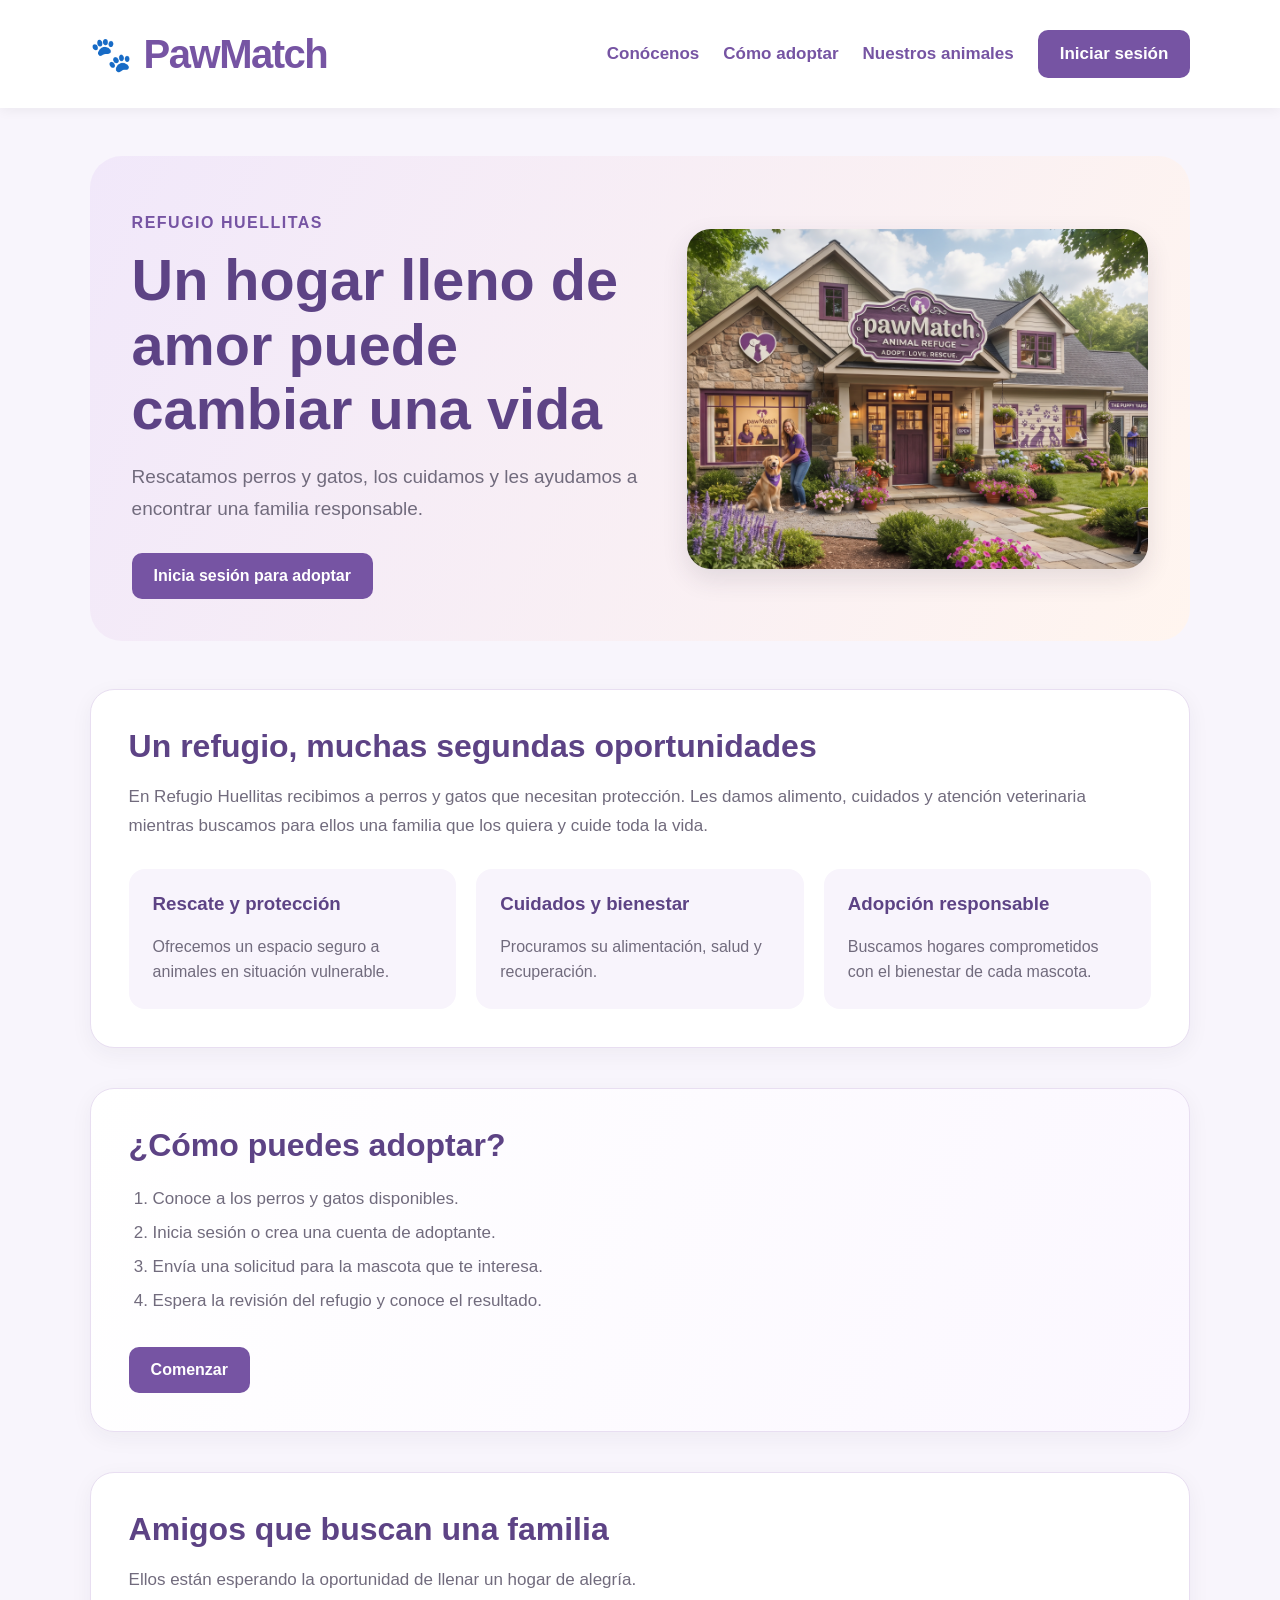
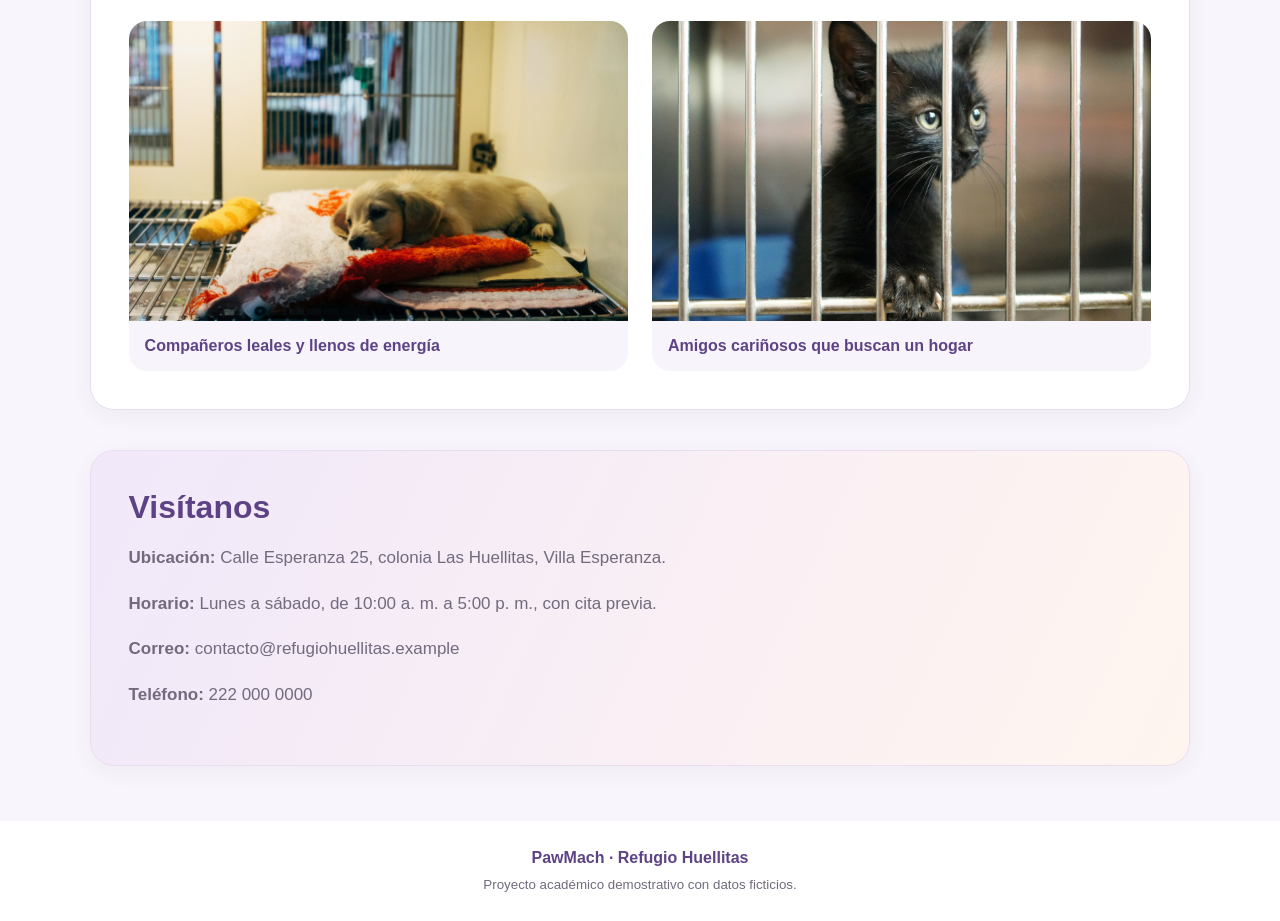
<file: frontend/index.html>
<!DOCTYPE html>
<html lang="es">
<head>
    <meta charset="UTF-8">
    <meta name="viewport" content="width=device-width, initial-scale=1.0">
    <title>PawMatch | Refugio Huellitas</title>
    <link rel="stylesheet" href="css/inicio.css">
</head>

<body>
    <header class="encabezado">
        <a class="marca" href="index.html" aria-label="PawMach, inicio">
            <span aria-hidden="true">🐾</span>
            <span>PawMatch</span>
        </a>

        <nav aria-label="Navegación principal">
            <a href="#conocenos">Conócenos</a>
            <a href="#adopcion">Cómo adoptar</a>
            <a href="#galeria">Nuestros animales</a>
            <a class="boton-login" href="login.html">Iniciar sesión</a>
        </nav>
    </header>

    <main>
        <section class="portada">
            <div class="portada-texto">
                <p class="etiqueta">Refugio Huellitas</p>
                <h1>Un hogar lleno de amor puede cambiar una vida</h1>
                <p>
                    Rescatamos perros y gatos, los cuidamos y les ayudamos
                    a encontrar una familia responsable.
                </p>
                <a class="boton-principal" href="login.html">
                    Inicia sesión para adoptar
                </a>
            </div>

            <img
                class="portada-imagen"
                src="img/refugio-portada.jpg"
                alt="Perro y gato rescatados en el refugio"
            >
        </section>

        <section class="seccion" id="conocenos">
            <h2>Un refugio, muchas segundas oportunidades</h2>
            <p>
                En Refugio Huellitas recibimos a perros y gatos que necesitan
                protección. Les damos alimento, cuidados y atención veterinaria
                mientras buscamos para ellos una familia que los quiera y cuide
                toda la vida.
            </p>

            <div class="tarjetas-info">
                <article>
                    <h3>Rescate y protección</h3>
                    <p>Ofrecemos un espacio seguro a animales en situación vulnerable.</p>
                </article>

                <article>
                    <h3>Cuidados y bienestar</h3>
                    <p>Procuramos su alimentación, salud y recuperación.</p>
                </article>

                <article>
                    <h3>Adopción responsable</h3>
                    <p>Buscamos hogares comprometidos con el bienestar de cada mascota.</p>
                </article>
            </div>
        </section>

        <section class="seccion seccion-adopcion" id="adopcion">
            <h2>¿Cómo puedes adoptar?</h2>
            <ol>
                <li>Conoce a los perros y gatos disponibles.</li>
                <li>Inicia sesión o crea una cuenta de adoptante.</li>
                <li>Envía una solicitud para la mascota que te interesa.</li>
                <li>Espera la revisión del refugio y conoce el resultado.</li>
            </ol>
            <a class="boton-principal" href="login.html">Comenzar</a>
        </section>

        <section class="seccion" id="galeria">
            <h2>Amigos que buscan una familia</h2>
            <p>Ellos están esperando la oportunidad de llenar un hogar de alegría.</p>

            <div class="galeria">
                <figure>
                    <img src="img/perro-1.jpg" alt="Perro rescatado en adopción">
                    <figcaption>Compañeros leales y llenos de energía</figcaption>
                </figure>

                <figure>
                    <img src="img/gato-1.jpg" alt="Gato rescatado en adopción">
                    <figcaption>Amigos cariñosos que buscan un hogar</figcaption>
                </figure>
            </div>
        </section>

        <section class="seccion contacto" id="contacto">
            <h2>Visítanos</h2>
            <p><strong>Ubicación:</strong> Calle Esperanza 25, colonia Las Huellitas, Villa Esperanza.</p>
            <p><strong>Horario:</strong> Lunes a sábado, de 10:00 a. m. a 5:00 p. m., con cita previa.</p>
            <p><strong>Correo:</strong> contacto@refugiohuellitas.example</p>
            <p><strong>Teléfono:</strong> 222 000 0000</p>
        </section>
    </main>

    <footer>
        <p>PawMach · Refugio Huellitas</p>
        <small>Proyecto académico demostrativo con datos ficticios.</small>
    </footer>
</body>
</html>
</file>
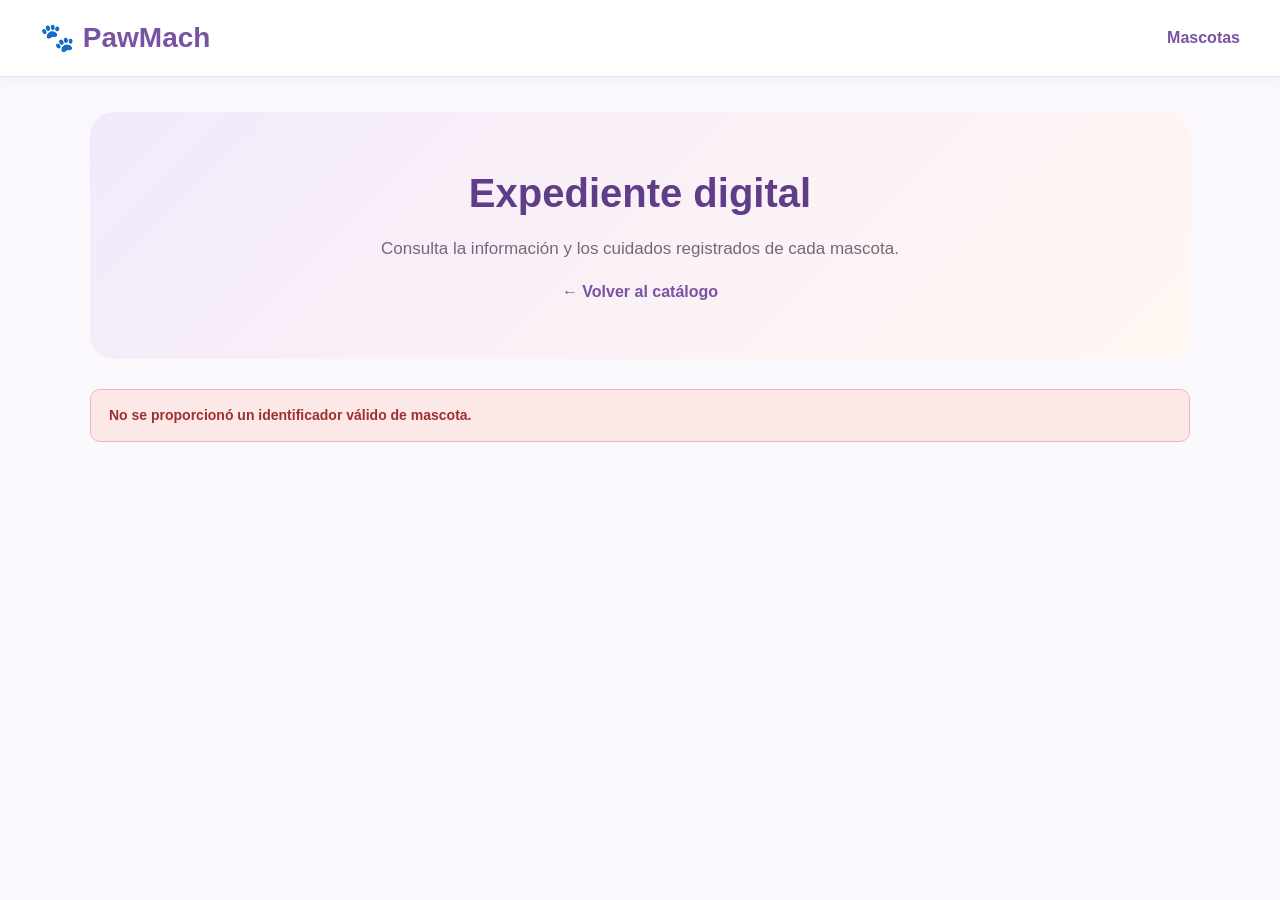
<file: frontend/expedientes.html>
<!DOCTYPE html>
<html lang="es">

<head>
    <meta charset="UTF-8">
    <meta name="viewport" content="width=device-width, initial-scale=1.0">

    <title>PawMach | Expediente digital</title>

    <!-- Estilos de la página -->
    <link rel="stylesheet" href="css/mascotas.css">
    <link rel="stylesheet" href="css/expedientes.css">

    <!-- Funcionalidades del expediente -->
    <script src="js/expedientes.js" defer></script>
</head>

<body>

    <!-- =========================================
         1. ENCABEZADO
    ========================================= -->

    <header class="encabezado">
        <h1>🐾 PawMach</h1>

        <nav aria-label="Navegación principal">
            <a href="mascotas.html">Mascotas</a>
        </nav>
    </header>

    <main class="pagina-expediente">

        <!-- =========================================
             2. ENCABEZADO DEL EXPEDIENTE
        ========================================= -->

        <section class="bienvenida">
            <h2>Expediente digital</h2>

            <p>
                Consulta la información y los cuidados
                registrados de cada mascota.
            </p>

            <a href="mascotas.html" class="enlace-volver">
                ← Volver al catálogo
            </a>
        </section>

        <!-- Mensajes generales -->
        <p id="mensaje-expediente" role="status" aria-live="polite"></p>

        <!-- =========================================
             3. INFORMACIÓN DE LA MASCOTA
        ========================================= -->

        <section class="tarjeta-expediente" id="seccion-mascota" hidden>

            <h2>Información de la mascota</h2>

            <div class="perfil-mascota">

                <!-- Fotografía o imagen alternativa -->
                <div class="foto-perfil-expediente">

                    <img
                        id="expediente-imagen"
                        alt="Fotografía de la mascota"
                        hidden
                    >

                    <div id="expediente-imagen-alternativa" hidden>
                        <span aria-hidden="true">🐾</span>
                        <p>Fotografía no disponible</p>
                    </div>

                </div>

                <!-- Datos generales -->
                <div class="datos-perfil-expediente">

                    <h3 id="expediente-nombre">Mascota</h3>

                    <span id="expediente-estado"></span>

                    <dl class="lista-datos-mascota">
                        <div>
                            <dt>Especie</dt>
                            <dd id="expediente-especie">—</dd>
                        </div>

                        <div>
                            <dt>Raza</dt>
                            <dd id="expediente-raza">—</dd>
                        </div>

                        <div>
                            <dt>Sexo</dt>
                            <dd id="expediente-sexo">—</dd>
                        </div>

                        <div>
                            <dt>Tamaño</dt>
                            <dd id="expediente-tamano">—</dd>
                        </div>

                        <div>
                            <dt>Fecha de nacimiento estimada</dt>
                            <dd id="expediente-nacimiento">—</dd>
                        </div>
                    </dl>

                </div>
            </div>

        </section>

        <!-- =========================================
             4. EXPEDIENTE DIGITAL
        ========================================= -->

        <section class="tarjeta-expediente" id="seccion-expediente" hidden>

            <div class="encabezado-seccion-expediente">
                <div>
                    <h2>Observaciones generales</h2>
                    <p id="expediente-fecha">Fecha de creación: —</p>
                </div>

                <button
                    type="button"
                    id="boton-editar-expediente"
                    class="boton-secundario"
                    hidden
                >
                    Editar observaciones
                </button>
            </div>

            <!-- Observaciones existentes -->
            <p id="expediente-observaciones"></p>

            <!-- Formulario para crear o editar -->
            <form id="form-expediente" hidden>

                <div class="campo-formulario">
                    <label for="observaciones-generales">
                        Observaciones generales
                    </label>

                    <textarea
                        id="observaciones-generales"
                        name="observacionesGenerales"
                        rows="5"
                        maxlength="3000"
                        placeholder="Describe los cuidados, necesidades o características importantes de la mascota..."
                    ></textarea>
                </div>

                <div class="acciones-formulario">
                    <button type="submit" id="boton-guardar-expediente">
                        Guardar expediente
                    </button>

                    <button
                        type="button"
                        id="boton-cancelar-expediente"
                        class="boton-secundario"
                        hidden
                    >
                        Cancelar
                    </button>
                </div>

            </form>

            <p id="mensaje-formulario-expediente"
               role="status"
               aria-live="polite"></p>

        </section>

        <!-- =========================================
             5. HISTORIAL DE SEGUIMIENTO
        ========================================= -->

        <section class="tarjeta-expediente" id="seccion-seguimiento" hidden>

            <h2>Historial de seguimiento</h2>

            <p class="texto-secundario">
                Aquí se mostrarán las vacunas, consultas veterinarias,
                desparasitaciones y otros registros de la mascota.
            </p>

<!-- Acciones del historial: solo para administradores -->
<div class="acciones-seguimiento">
    <button
        type="button"
        id="boton-agregar-seguimiento"
        class="boton-agregar-seguimiento"
        hidden
    >
        + Agregar registro
    </button>
</div>

<!-- Formulario para registrar eventos -->
<form id="form-seguimiento" class="form-seguimiento" hidden>

    <h3>Registrar evento de seguimiento</h3>

    <div class="grid-form-seguimiento">

        <div class="campo-seguimiento">
            <label for="seguimiento-tipo">Tipo de evento *</label>
            <select id="seguimiento-tipo" required>
                <option value="">Selecciona un tipo</option>
                <option value="VACUNA">Vacuna</option>
                <option value="CONSULTA">Consulta veterinaria</option>
                <option value="DESPARASITACION">Desparasitación</option>
                <option value="REVISION">Revisión general</option>
                <option value="OTRO">Otro evento</option>
            </select>
        </div>

        <div class="campo-seguimiento">
            <label for="seguimiento-nombre">Nombre del evento *</label>
            <input
                type="text"
                id="seguimiento-nombre"
                maxlength="120"
                placeholder="Ej. Vacuna antirrábica"
                required
            >
        </div>

        <div class="campo-seguimiento">
            <label for="seguimiento-fecha">Fecha del evento *</label>
            <input type="date" id="seguimiento-fecha" required>
        </div>

        <div class="campo-seguimiento">
            <label for="seguimiento-proxima">Próxima fecha</label>
            <input type="date" id="seguimiento-proxima">
        </div>

        <div class="campo-seguimiento">
            <label for="seguimiento-peso">Peso (kg)</label>
            <input
                type="number"
                id="seguimiento-peso"
                min="0.01"
                max="999.99"
                step="0.01"
                placeholder="Ej. 8.50"
            >
        </div>

        <div class="campo-seguimiento">
            <label for="seguimiento-veterinario">Veterinario responsable</label>
            <input
                type="text"
                id="seguimiento-veterinario"
                maxlength="120"
                placeholder="Ej. Dra. Martínez"
            >
        </div>

        <div class="campo-seguimiento campo-completo">
            <label for="seguimiento-descripcion">Descripción u observaciones</label>
            <textarea
                id="seguimiento-descripcion"
                rows="4"
                placeholder="Describe los cuidados, tratamiento o indicaciones..."
            ></textarea>
        </div>

    </div>

    <div class="acciones-formulario">
        <button type="submit" id="boton-guardar-seguimiento">
            Guardar registro
        </button>

        <button
            type="button"
            id="boton-cancelar-seguimiento"
            class="boton-secundario"
        >
            Cancelar
        </button>
    </div>

</form>

<p id="mensaje-seguimiento" role="status" aria-live="polite"></p>
            
            <div id="contenido-seguimiento">
                
                <!-- Aquí aparecerán los registros obtenidos desde MySQL -->
                 <div id="lista-seguimiento"></div>
                 <!-- Mensaje cuando todavía no existen registros -->
                  <div
                  id="estado-vacio-seguimiento"
                  class="estado-vacio-seguimiento"
                  hidden
                  >
                  <span aria-hidden="true">📋</span>
                  <p>Aún no hay registros de seguimiento disponibles.</p>
                  <small>Las vacunas, consultas y otros eventos aparecerán aquí cuando sean registrados.</small>
                </div>
            </div>

        </section>

    </main>

</body>
</html>
</file>
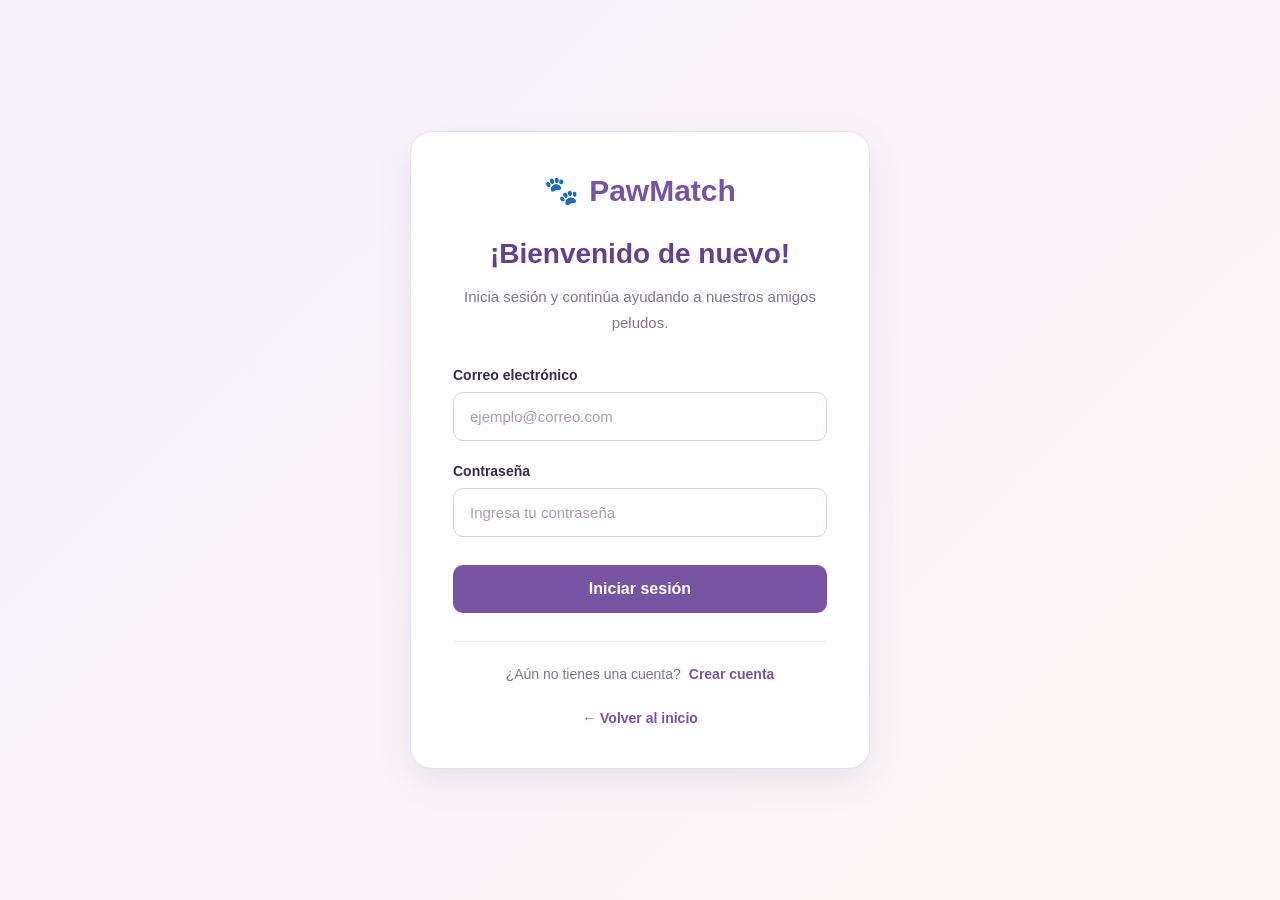
<file: frontend/login.html>
<!DOCTYPE html>
<html lang="es">

<head>
    <meta charset="UTF-8">
    <meta name="viewport" content="width=device-width, initial-scale=1.0">

    <title>Iniciar sesión | PawMatch</title>

    <!-- Estilos del inicio de sesión -->
    <link rel="stylesheet" href="css/login.css">

    <!-- Lógica original del login -->
    <script src="js/login.js" defer></script>
</head>

<body>

    <main class="pagina-login">

        <section class="tarjeta-login">

            <!-- Encabezado -->
            <div class="encabezado-login">
                <a href="index.html" class="logo-login">
                    <span aria-hidden="true">🐾</span>
                    PawMatch
                </a>

                <h1>¡Bienvenido de nuevo!</h1>

                <p>
                    Inicia sesión y continúa ayudando
                    a nuestros amigos peludos.
                </p>
            </div>

            <!-- Formulario -->
            <form id="form-login">

                <div class="campo-login">
                    <label for="correo">Correo electrónico</label>

                    <input
                        type="email"
                        id="correo"
                        name="correo"
                        placeholder="ejemplo@correo.com"
                        autocomplete="username"
                        required
                    >
                </div>

                <div class="campo-login">
                    <label for="contrasena">Contraseña</label>

                    <input
                        type="password"
                        id="contrasena"
                        name="contrasena"
                        placeholder="Ingresa tu contraseña"
                        autocomplete="current-password"
                        required
                    >
                </div>

                <button type="submit" class="boton-login">
                    Iniciar sesión
                </button>

            </form>

            <!-- Mensajes -->
            <p
                id="mensaje-login"
                class="mensaje-login"
                role="status"
                aria-live="polite"
            ></p>

            <!-- Registro -->
            <div class="registro-login">
                <p>¿Aún no tienes una cuenta?</p>

                <a href="registro.html" class="enlace-registro">
                    Crear cuenta
                </a>
            </div>

            <!-- Regresar a la portada -->
            <a href="index.html" class="volver-inicio">
                ← Volver al inicio
            </a>

        </section>

    </main>

</body>
</html>
</file>
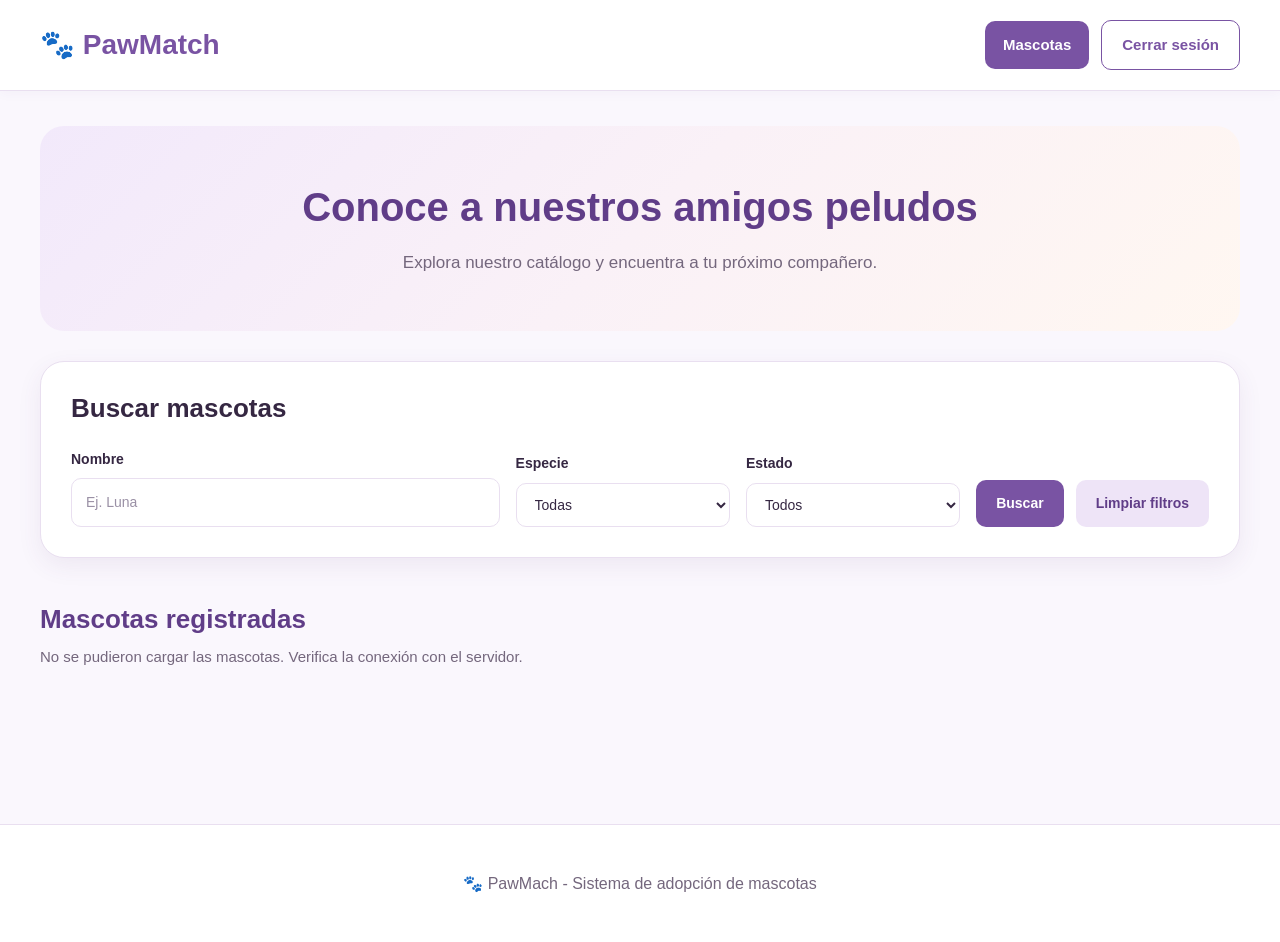
<file: frontend/mascotas.html>
<!DOCTYPE html>
<html lang="es">

<head>
    <meta charset="UTF-8">
    <meta name="viewport" content="width=device-width, initial-scale=1.0">

    <title>PawMach | Catálogo de mascotas</title>

    <!-- Estilos de la página -->
    <link rel="stylesheet" href="css/mascotas.css">
    <link rel="stylesheet" href="css/navegacion.css">

    <!-- Funcionalidades del catálogo -->
    <script src="js/mascotas.js" defer></script>
    <script src="js/navegacion.js" defer></script>
</head>

<body>

    <!-- =========================================
         1. ENCABEZADO
    ========================================= -->

<header class="encabezado">
    <h1>🐾 PawMatch</h1>

    <nav class="nav-unificada" aria-label="Navegación principal">

        <a href="mascotas.html" class="nav-enlace">
            Mascotas
        </a>

        <a
            id="link-mis-solicitudes"
            href="solicitudes.html"
            class="nav-enlace"
            hidden
        >
            Solicitudes
        </a>

        <a
            id="enlace-usuarios"
            href="usuarios.html"
            class="nav-enlace"
            hidden
        >
            Usuarios
        </a>

        <button
            id="cerrar-sesion"
            type="button"
            class="nav-cerrar-sesion"
        >
            Cerrar sesión
        </button>

    </nav>
</header>

    <main>

        <!-- =========================================
             2. BIENVENIDA
        ========================================= -->

        <section class="bienvenida">
            <h2>Conoce a nuestros amigos peludos</h2>

            <p>
                Explora nuestro catálogo y encuentra
                a tu próximo compañero.
            </p>
        </section>


        <!-- =========================================
             3. FILTROS DE BÚSQUEDA
        ========================================= -->

        <section class="filtros">
            <h2>Buscar mascotas</h2>

            <form id="form-filtros" class="formulario-grid">

                <!-- Buscar por nombre -->
                <div class="campo-formulario">
                    <label for="buscar-nombre">Nombre</label>

                    <input
                        type="text"
                        id="buscar-nombre"
                        placeholder="Ej. Luna"
                    >
                </div>

                <!-- Filtrar por especie -->
                <div class="campo-formulario">
                    <label for="filtro-especie">Especie</label>

                    <select id="filtro-especie">
                        <option value="">Todas</option>
                        <option value="Perro">Perro</option>
                        <option value="Gato">Gato</option>
                    </select>
                </div>

                <!-- Filtrar por estado -->
                <div class="campo-formulario">
                    <label for="filtro-estado">Estado</label>

                    <select id="filtro-estado">
                        <option value="">Todos</option>
                        <option value="DISPONIBLE">Disponible</option>
                        <option value="EN_PROCESO">En proceso</option>
                        <option value="ADOPTADA">Adoptada</option>
                        <option value="INACTIVA">Inactiva</option>
                    </select>
                </div>

                <!-- Acciones del buscador -->
                <div class="acciones-formulario">
                    <button type="submit">
                        Buscar
                    </button>

                    <button type="reset" class="boton-secundario">
                        Limpiar filtros
                    </button>
                </div>

            </form>
        </section>

        <!-- =========================================
             4. CATÁLOGO DE MASCOTAS
        ========================================= -->

        <section class="catalogo">
            <div class="encabezado-seccion">
                <h2>Mascotas registradas</h2>

                <p id="mensaje-catalogo" role="status">
                    Aquí aparecerán las mascotas registradas.
                </p>
            </div>

            <!-- Las tarjetas se generan desde JavaScript -->
            <div
                id="lista-mascotas"
                class="lista-mascotas"
            ></div>
        </section>

        <!-- =========================================
             5. REGISTRO DE MASCOTAS
        ========================================= -->
        <!-- Acceso al formulario de registro -->
         <div class="acceso-registro">

            <!-- Información de la sección -->
             <div class="acceso-registro-info">
                <h2>¿Una nueva mascota en PawMach?</h2>
                <p>Agrega su información para que pueda aparecer en el catálogo.</p>
            </div>
            <!-- Botón para mostrar u ocultar el formulario -->
             <button
             type="button"
             id="toggle-registro"
             aria-controls="seccion-registro"
             aria-expanded="false"
             >
             + Registrar mascota
            </button>
        </div>

        <section class="registro" id="seccion-registro" hidden>
            <div class="encabezado-seccion">
                <h2>Registrar nueva mascota</h2>

                <p>
                    Completa los datos para agregar
                    una mascota al catálogo.
                </p>
            </div>

            <form id="form-registro" class="formulario-grid">

                <!-- Nombre -->
                <div class="campo-formulario">
                    <label for="registro-nombre">
                        Nombre *
                    </label>

                    <input
                        type="text"
                        id="registro-nombre"
                        placeholder="Ej. Luna"
                        required
                    >
                </div>

                <!-- Especie -->
                <div class="campo-formulario">
                    <label for="registro-especie">
                        Especie *
                    </label>

                    <select id="registro-especie" required>
                        <option value="">
                            Selecciona una especie
                        </option>
                        <option value="Perro">Perro</option>
                        <option value="Gato">Gato</option>
                    </select>
                </div>

                <!-- Raza -->
                <div class="campo-formulario">
                    <label for="registro-raza">Raza</label>

                    <input
                        type="text"
                        id="registro-raza"
                        placeholder="Ej. Labrador"
                    >
                </div>

                <!-- Sexo -->
                <div class="campo-formulario">
                    <label for="registro-sexo">Sexo</label>

                    <select id="registro-sexo">
                        <option value="">
                            Selecciona una opción
                        </option>
                        <option value="Macho">Macho</option>
                        <option value="Hembra">Hembra</option>
                    </select>
                </div>

                <!-- Tamaño -->
                <div class="campo-formulario">
                    <label for="registro-tamano">Tamaño</label>

                    <select id="registro-tamano">
                        <option value="">
                            Selecciona el tamaño
                        </option>
                        <option value="Pequeño">Pequeño</option>
                        <option value="Mediano">Mediano</option>
                        <option value="Grande">Grande</option>
                    </select>
                </div>

                <!-- Fecha estimada de nacimiento -->
                <div class="campo-formulario">
                    <label for="registro-fecha-nacimiento">
                        Fecha estimada de nacimiento
                    </label>

                    <input
                        type="date"
                        id="registro-fecha-nacimiento"
                        name="fechaNacimientoEstimada"
                    >
                </div>

                <!-- Descripción de la mascota -->
                <div class="campo-formulario campo-completo">
                    <label for="registro-descripcion">
                        Descripción
                    </label>

                    <textarea
                        id="registro-descripcion"
                        rows="4"
                        placeholder="Describe su personalidad y características"
                    ></textarea>
                </div>

                <!-- Fotografía y vista previa -->
                <div class="campo-formulario campo-completo">
                    <label for="registro-imagen">
                        Fotografía de la mascota
                    </label>

                    <div class="zona-fotografia">

                        <input
                            type="file"
                            id="registro-imagen"
                            accept="image/jpeg,image/png,image/webp"
                        >

                        <p class="texto-ayuda">
                            Formatos permitidos: JPG, PNG y WebP.
                            Tamaño máximo: 5 MB.
                        </p>

                        <p id="vista-previa-registro-texto">
                            No se ha seleccionado ninguna fotografía.
                        </p>

                        <img
                            id="vista-previa-registro"
                            alt="Vista previa de la fotografía seleccionada"
                            width="200"
                            hidden
                        >

                    </div>
                </div>

                <!-- Botón de registro -->
                <div class="acciones-formulario campo-completo">
                    <button type="submit">
                        Registrar mascota
                    </button>
                </div>

            
            </form>
        </section>

        <!-- Mensaje visible incluso cuando el formulario se cierra -->
        <p id="mensaje-registro" role="status" aria-live="polite"></p>



        <!-- =========================================
             6. VENTANA DE DETALLES
        ========================================= -->

        <dialog id="modal-detalles" class="modal-detalles">

            <div class="contenido-detalles">

                <!-- Cerrar ventana -->
                <button
                    type="button"
                    id="cerrar-detalles"
                    aria-label="Cerrar detalles"
                >
                    ✕
                </button>
                <!-- Fotografía principal o imagen alternativa -->
                 <div class="contenedor-imagen-detalle">
                    <!-- Fotografía guardada de la mascota -->
                     <img
                     id="detalle-imagen"
                     alt="Fotografía de la mascota"
                     hidden
                     >
                     <!-- Imagen alternativa cuando no hay fotografía -->
                      <div id="detalle-imagen-alternativa" hidden>
                        <span class="icono-huella" aria-hidden="true">🐾</span>
                        <span>Fotografía no disponible</span>
                    </div>
                </div>
                <!-- Información general -->
                <h2 id="detalle-nombre"></h2>

                <div class="informacion-detalles">
                    <p id="detalle-especie"></p>
                    <p id="detalle-raza"></p>
                    <p id="detalle-sexo"></p>
                    <p id="detalle-tamano"></p>
                    <p id="detalle-edad"></p>
                    <p id="detalle-estado"></p>
                </div>

                <!-- Descripción completa -->
                <div class="descripcion-detalles">
                    <h3>Conoce un poco más sobre mí</h3>
                    <p id="detalle-descripcion"></p>
                </div>

            </div>
        </dialog>


        <!-- =========================================
             7. EDICIÓN DE MASCOTAS
        ========================================= -->

        <section
            class="edicion"
            id="seccion-edicion"
            hidden
        >
            <div class="encabezado-seccion">
                <h2>Editar mascota</h2>

                <p>
                    Modifica la información de la mascota
                    seleccionada.
                </p>
            </div>

            <form id="form-edicion" class="formulario-grid">

                <!-- Identificador de la mascota -->
                <input type="hidden" id="editar-id">

                <!-- Nombre -->
                <div class="campo-formulario">
                    <label for="editar-nombre">
                        Nombre *
                    </label>

                    <input
                        type="text"
                        id="editar-nombre"
                        required
                    >
                </div>

                <!-- Especie -->
                <div class="campo-formulario">
                    <label for="editar-especie">
                        Especie *
                    </label>

                    <select id="editar-especie" required>
                        <option value="Perro">Perro</option>
                        <option value="Gato">Gato</option>
                    </select>
                </div>

                <!-- Raza -->
                <div class="campo-formulario">
                    <label for="editar-raza">Raza</label>

                    <input
                        type="text"
                        id="editar-raza"
                    >
                </div>

                <!-- Sexo -->
                <div class="campo-formulario">
                    <label for="editar-sexo">Sexo</label>

                    <select id="editar-sexo">
                        <option value="">
                            Selecciona una opción
                        </option>
                        <option value="Macho">Macho</option>
                        <option value="Hembra">Hembra</option>
                    </select>
                </div>

                <!-- Tamaño -->
                <div class="campo-formulario">
                    <label for="editar-tamano">Tamaño</label>

                    <select id="editar-tamano">
                        <option value="">
                            Selecciona un tamaño
                        </option>
                        <option value="Pequeño">Pequeño</option>
                        <option value="Mediano">Mediano</option>
                        <option value="Grande">Grande</option>
                    </select>
                </div>

                <!-- Fecha estimada de nacimiento -->
                <div class="campo-formulario">
                    <label for="editar-fecha-nacimiento">
                        Fecha estimada de nacimiento
                    </label>

                    <input
                        type="date"
                        id="editar-fecha-nacimiento"
                        name="fechaNacimientoEstimada"
                    >
                </div>

                <!-- Descripción -->
                <div class="campo-formulario campo-completo">
                    <label for="editar-descripcion">
                        Descripción
                    </label>

                    <textarea
                        id="editar-descripcion"
                        rows="4"
                    ></textarea>
                </div>

                <!-- Fotografía que ya tiene guardada -->
                <div class="campo-formulario campo-completo">

                    <div class="fotografia-actual">
                        <p>
                            <strong>Fotografía actual:</strong>
                        </p>

                        <img
                            id="editar-imagen-actual"
                            alt="Fotografía actual de la mascota"
                            width="200"
                            hidden
                        >

                        <p id="editar-imagen-actual-texto">
                            Esta mascota no tiene una fotografía registrada.
                        </p>
                    </div>

                </div>

                <!-- Seleccionar otra fotografía -->
                <div class="campo-formulario campo-completo">

                    <label for="editar-imagen">
                        Cambiar fotografía
                    </label>

                    <div class="zona-fotografia">

                        <input
                            type="file"
                            id="editar-imagen"
                            accept="image/jpeg,image/png,image/webp"
                        >

                        <p class="texto-ayuda">
                            Opcional. Selecciona otra imagen únicamente
                            si deseas reemplazar la fotografía actual.
                        </p>

                        <p id="vista-previa-edicion-texto">
                            Si no seleccionas otra fotografía,
                            se conservará la actual.
                        </p>

                        <img
                            id="vista-previa-edicion"
                            alt="Vista previa de la fotografía seleccionada"
                            width="200"
                            hidden
                        >

                    </div>
                </div>

                <!-- Botones de edición -->
                <div class="acciones-formulario campo-completo">
                    <button type="submit">
                        Guardar cambios
                    </button>

                    <button
                        type="button"
                        id="cancelar-edicion"
                        class="boton-secundario"
                    >
                        Cancelar
                    </button>
                </div>

            </form>

            <!-- Resultado de la actualización -->
            <p id="mensaje-edicion" role="status"></p>
        </section>

    </main>


    <!-- =========================================
         8. PIE DE PÁGINA
    ========================================= -->

    <footer>
        <p>🐾 PawMach - Sistema de adopción de mascotas</p>
    </footer>

</body>
</html>
</file>
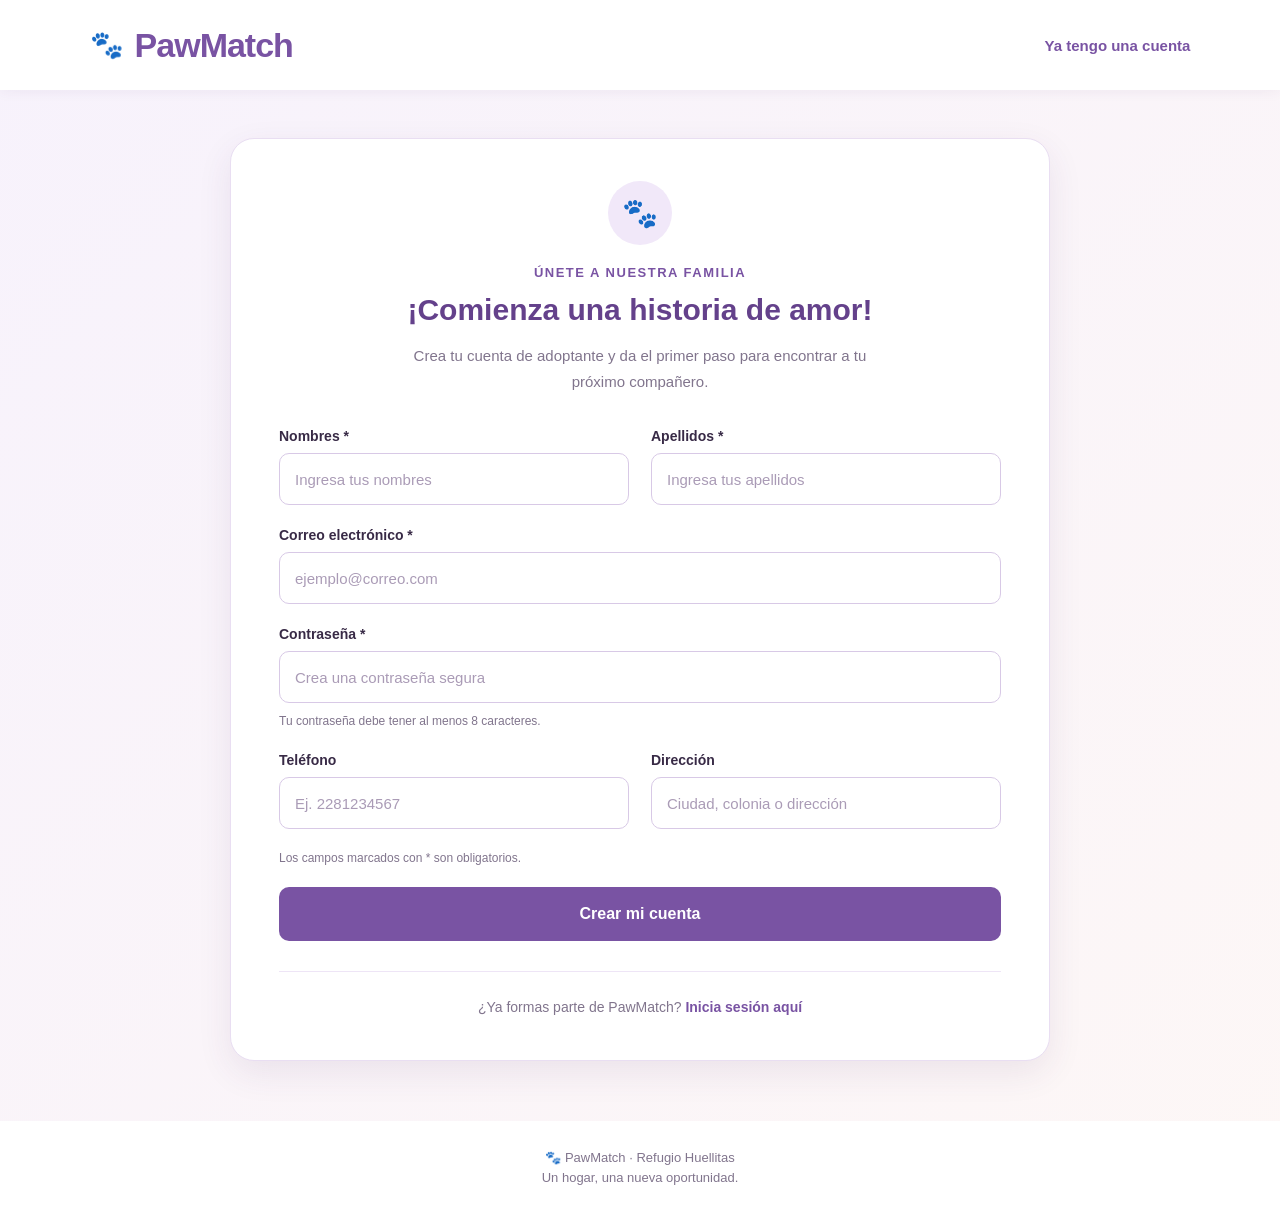
<file: frontend/registro.html>
<!DOCTYPE html>
<html lang="es">

<head>
    <meta charset="UTF-8">
    <meta name="viewport" content="width=device-width, initial-scale=1.0">

    <title>Crear cuenta | PawMatch</title>

    <link rel="stylesheet" href="css/registro.css">
    <script src="js/registro.js" defer></script>
</head>

<body>

    <!-- ENCABEZADO -->
    <header class="encabezado">
        <a class="marca" href="index.html">
            <span aria-hidden="true">🐾</span>
            PawMatch
        </a>

        <a class="enlace-regreso" href="login.html">
            Ya tengo una cuenta
        </a>
    </header>

    <main class="pagina-registro">

        <section class="panel-registro">

            <!-- BIENVENIDA -->
            <div class="encabezado-formulario">

                <span class="icono-bienvenida" aria-hidden="true">🐾</span>

                <p class="etiqueta">Únete a nuestra familia</p>

                <h1>¡Comienza una historia de amor!</h1>

                <p class="introduccion">
                    Crea tu cuenta de adoptante y da el primer
                    paso para encontrar a tu próximo compañero.
                </p>

            </div>

            <!-- FORMULARIO -->
            <form id="form-registro">

                <div class="campo">
                    <label for="nombres">Nombres *</label>
                    <input
                        type="text"
                        id="nombres"
                        maxlength="100"
                        autocomplete="given-name"
                        placeholder="Ingresa tus nombres"
                        required
                    >
                </div>

                <div class="campo">
                    <label for="apellidos">Apellidos *</label>
                    <input
                        type="text"
                        id="apellidos"
                        maxlength="100"
                        autocomplete="family-name"
                        placeholder="Ingresa tus apellidos"
                        required
                    >
                </div>

                <div class="campo campo-completo">
                    <label for="correo">Correo electrónico *</label>
                    <input
                        type="email"
                        id="correo"
                        maxlength="150"
                        autocomplete="email"
                        placeholder="ejemplo@correo.com"
                        required
                    >
                </div>

                <div class="campo campo-completo">
                    <label for="contrasena">Contraseña *</label>
                    <input
                        type="password"
                        id="contrasena"
                        minlength="8"
                        autocomplete="new-password"
                        placeholder="Crea una contraseña segura"
                        aria-describedby="ayuda-contrasena"
                        required
                    >
                    <small id="ayuda-contrasena">
                        Tu contraseña debe tener al menos 8 caracteres.
                    </small>
                </div>

                <div class="campo">
                    <label for="telefono">Teléfono</label>
                    <input
                        type="tel"
                        id="telefono"
                        maxlength="20"
                        autocomplete="tel"
                        placeholder="Ej. 2281234567"
                    >
                </div>

                <div class="campo">
                    <label for="direccion">Dirección</label>
                    <input
                        type="text"
                        id="direccion"
                        maxlength="255"
                        autocomplete="street-address"
                        placeholder="Ciudad, colonia o dirección"
                    >
                </div>

                <p class="nota-formulario">
                    Los campos marcados con * son obligatorios.
                </p>

                <button type="submit" class="boton-registro">
                    Crear mi cuenta
                </button>

            </form>

            <!-- MENSAJES DEL REGISTRO -->
            <p
                id="mensaje-registro"
                role="status"
                aria-live="polite"
            ></p>

            <!-- ENLACE AL LOGIN -->
            <div class="pie-formulario">
                <p>
                    ¿Ya formas parte de PawMatch?
                    <a href="login.html">Inicia sesión aquí</a>
                </p>
            </div>

        </section>

    </main>

    <footer class="pie-pagina">
        <p>🐾 PawMatch · Refugio Huellitas</p>
        <p>Un hogar, una nueva oportunidad.</p>
    </footer>

</body>
</html>
</file>
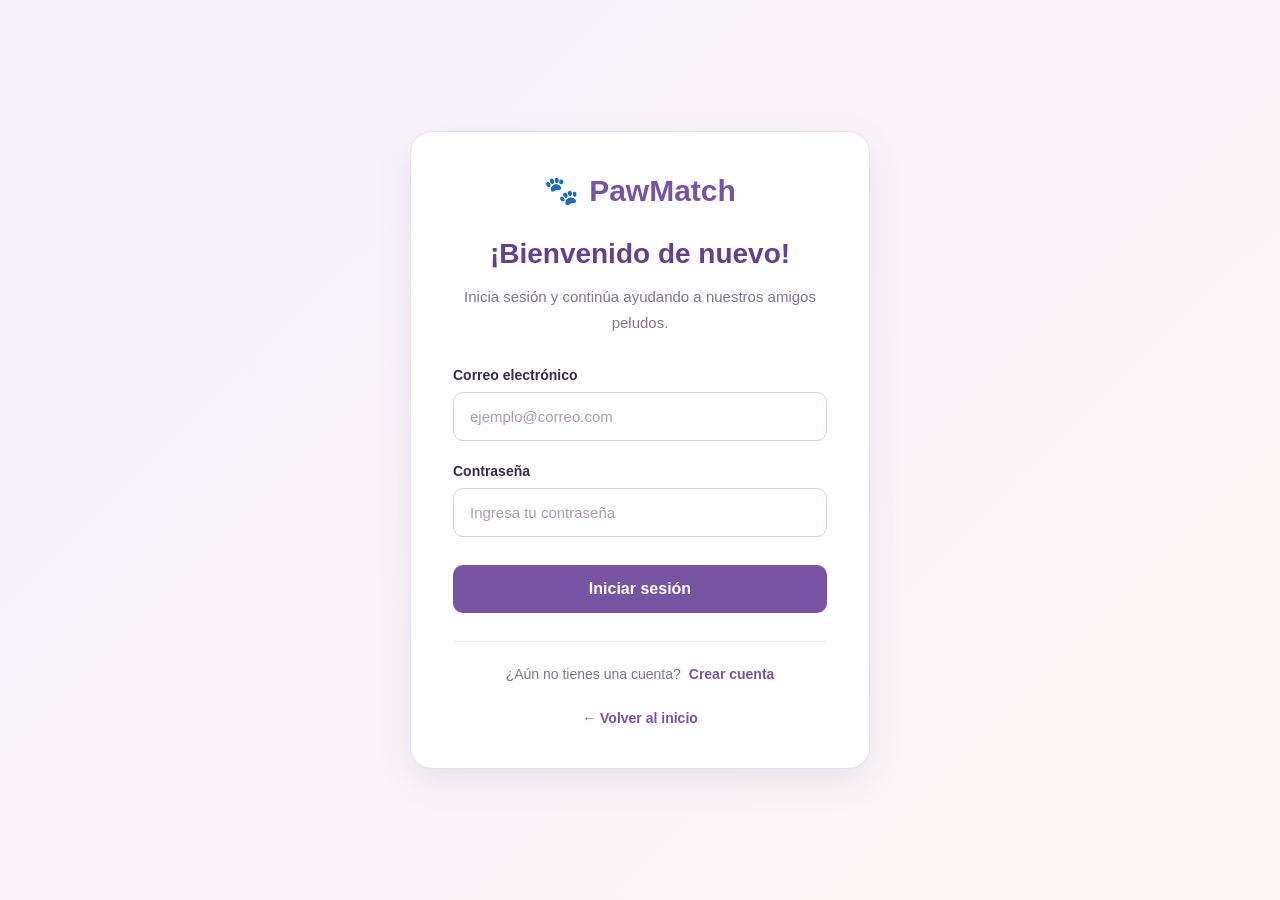
<file: frontend/solicitudes.html>
<!DOCTYPE html>
<html lang="es">

<head>
    <meta charset="UTF-8">
    <meta name="viewport" content="width=device-width, initial-scale=1.0">
    <title>PawMatch | Solicitudes de adopción</title>

    <!-- Hojas de estilos -->
    <link rel="stylesheet" href="css/solicitudes.css">
    <link rel="stylesheet" href="css/navegacion.css">

    <!-- Archivos JavaScript -->
    <script src="js/solicitudes.js?v=2" defer></script>
    <script src="js/navegacion.js" defer></script>
</head>

<body>

    <!-- =========================================
         1. ENCABEZADO Y NAVEGACIÓN
    ========================================= -->

    <header class="encabezado">
        <h1>🐾 PawMatch</h1>

        <nav class="nav-unificada" aria-label="Navegación principal">
            <a href="mascotas.html" class="nav-enlace">Mascotas</a>
            <a id="link-mis-solicitudes" href="solicitudes.html" class="nav-enlace" hidden>Solicitudes</a>
            <a id="enlace-usuarios" href="usuarios.html" class="nav-enlace" hidden>Usuarios</a>
            <button id="cerrar-sesion" type="button" class="nav-cerrar-sesion">Cerrar sesión</button>
        </nav>
    </header>

    <!-- =========================================
         2. CONTENIDO PRINCIPAL
    ========================================= -->

    <main>

        <!-- 2.1. BIENVENIDA -->

        <section class="bienvenida">
            <h2 id="titulo-bienvenida">Tu próxima historia comienza aquí</h2>
            <p id="descripcion-bienvenida">
                Envía tu solicitud de adopción y consulta aquí su estado.
            </p>
        </section>

        <!-- Mensajes generales -->
        <p id="mensaje-general" role="status"></p>

        <!-- =========================================
             3. SOLICITUDES DEL ADOPTANTE
        ========================================= -->

        <section id="seccion-adoptante" class="panel-solicitudes" hidden>

            <!-- Formulario para solicitar una adopción -->
            <div class="encabezado-panel">
                <h2>Solicitar una adopción</h2>
                <p>
                    Elige a tu próximo compañero y cuéntanos por qué deseas
                    brindarle un hogar.
                </p>
            </div>

            <form id="form-solicitud">

                <div class="campo-solicitud">
                    <label for="mascota">Mascota disponible *</label>
                    <select id="mascota" required>
                        <option value="">Cargando mascotas...</option>
                    </select>
                </div>

                <div class="campo-solicitud">
                    <label for="mensaje-solicitud">Mensaje para el refugio</label>
                    <textarea id="mensaje-solicitud" maxlength="2000" rows="4"
                        placeholder="Cuéntanos por qué te gustaría adoptar y cómo sería su nuevo hogar..."></textarea>
                </div>

                <div class="acciones-solicitud">
                    <button type="submit">Enviar solicitud</button>
                </div>

            </form>

            <!-- Separador entre formulario y solicitudes -->
            <div class="separador-solicitudes"></div>

            <!-- Historial de solicitudes del adoptante -->
            <div class="encabezado-panel">
                <h2 id="mis-solicitudes">Mis solicitudes</h2>
                <p>
                    Consulta el estado de tus solicitudes y las respuestas del refugio.
                </p>
            </div>

            <!-- Solicitudes generadas mediante JavaScript -->
            <div id="lista-mis-solicitudes"></div>

        </section>

        <!-- =========================================
             4. SOLICITUDES DEL ADMINISTRADOR
        ========================================= -->

        <section id="seccion-administrador" class="panel-solicitudes" hidden>
            <h2>Solicitudes pendientes</h2>

            <!-- Solicitudes pendientes generadas mediante JavaScript -->
            <div id="lista-pendientes"></div>
        </section>

    </main>

    <!-- =========================================
         5. PIE DE PÁGINA
    ========================================= -->

    <footer class="pie-pagina">
        <p>Huellitas - Sistema de adopción de mascotas</p>
    </footer>

</body>
</html>
</file>
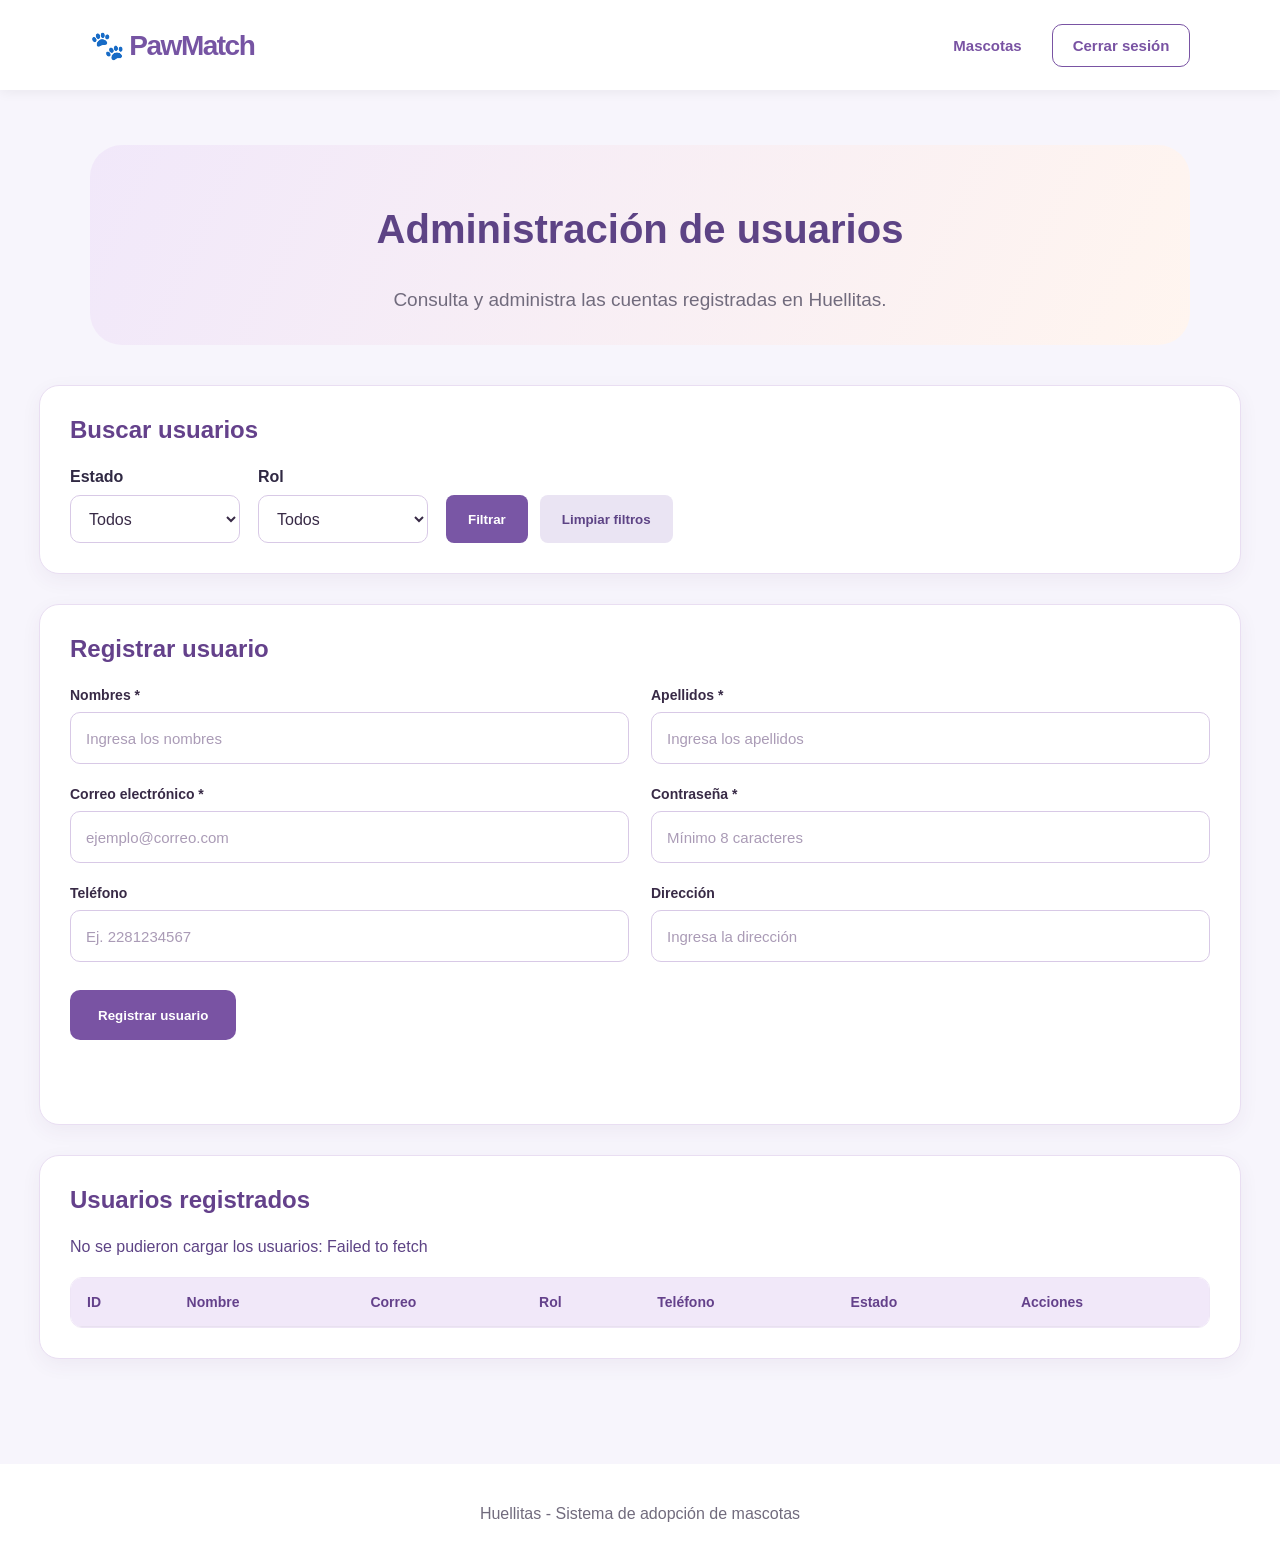
<file: frontend/usuarios.html>
<!DOCTYPE html>
<html lang="es">

<head>
    <meta charset="UTF-8">
    <meta name="viewport" content="width=device-width, initial-scale=1.0">

    <title>PawMatch | Usuarios</title>

    <!-- Hojas de estilos -->
    <link rel="stylesheet" href="css/usuarios.css?v=2">
    <link rel="stylesheet" href="css/navegacion.css">

    <!-- Archivos JavaScript -->
    <script src="js/usuarios.js" defer></script>
    <script src="js/navegacion.js" defer></script>
</head>

<body>

    <!-- =========================================
         1. ENCABEZADO Y NAVEGACIÓN
    ========================================= -->

    <header class="encabezado">
        <h1>🐾 PawMatch</h1>

        <nav class="nav-unificada" aria-label="Navegación principal">

            <a href="mascotas.html" class="nav-enlace">
                Mascotas
            </a>

            <a
                id="link-mis-solicitudes"
                href="solicitudes.html"
                class="nav-enlace"
                hidden
            >
                Solicitudes
            </a>

            <a
                id="enlace-usuarios"
                href="usuarios.html"
                class="nav-enlace"
                hidden
            >
                Usuarios
            </a>

            <button
                id="cerrar-sesion"
                type="button"
                class="nav-cerrar-sesion"
            >
                Cerrar sesión
            </button>

        </nav>
    </header>

    <!-- =========================================
         2. CONTENIDO PRINCIPAL
    ========================================= -->

    <main>

        <!-- 2.1. BIENVENIDA -->

        <section class="bienvenida">
            <h2>Administración de usuarios</h2>

            <p>
                Consulta y administra las cuentas registradas en Huellitas.
            </p>
        </section>

        <!-- =====================================
             3. FILTROS DE USUARIOS
        ===================================== -->

        <section class="filtros">
            <h2>Buscar usuarios</h2>

            <form id="form-filtros">

                <!-- Filtrar por estado -->
                <div class="campo-filtro">
                    <label for="filtro-activo">Estado</label>

                    <select id="filtro-activo">
                        <option value="">Todos</option>
                        <option value="true">Activos</option>
                        <option value="false">Inactivos</option>
                    </select>
                </div>

                <!-- Filtrar por rol -->
                <div class="campo-filtro">
                    <label for="filtro-rol">Rol</label>

                    <select id="filtro-rol">
                        <option value="">Todos</option>
                        <option value="ADOPTANTE">Adoptante</option>
                        <option value="ADMINISTRADOR">Administrador</option>
                    </select>
                </div>

                <!-- Acciones de filtros -->
                <div class="acciones-filtros">
                    <button type="submit">
                        Filtrar
                    </button>

                    <button type="reset">
                        Limpiar filtros
                    </button>
                </div>

            </form>
        </section>

        <!-- =====================================
             4. REGISTRO DE USUARIOS
        ===================================== -->

        <section class="registro">
            <h2>Registrar usuario</h2>

            <form id="form-registro">

                <!-- Nombres -->
                <div class="campo-usuario">
                    <label for="registro-nombres">Nombres *</label>

                    <input
                        id="registro-nombres"
                        type="text"
                        maxlength="100"
                        autocomplete="given-name"
                        placeholder="Ingresa los nombres"
                        required
                    >
                </div>

                <!-- Apellidos -->
                <div class="campo-usuario">
                    <label for="registro-apellidos">Apellidos *</label>

                    <input
                        id="registro-apellidos"
                        type="text"
                        maxlength="100"
                        autocomplete="family-name"
                        placeholder="Ingresa los apellidos"
                        required
                    >
                </div>

                <!-- Correo electrónico -->
                <div class="campo-usuario">
                    <label for="registro-correo">
                        Correo electrónico *
                    </label>

                    <input
                        id="registro-correo"
                        type="email"
                        maxlength="150"
                        autocomplete="email"
                        placeholder="ejemplo@correo.com"
                        required
                    >
                </div>

                <!-- Contraseña -->
                <div class="campo-usuario">
                    <label for="registro-contrasena">Contraseña *</label>

                    <input
                        id="registro-contrasena"
                        type="password"
                        minlength="8"
                        autocomplete="new-password"
                        placeholder="Mínimo 8 caracteres"
                        required
                    >
                </div>

                <!-- Teléfono -->
                <div class="campo-usuario">
                    <label for="registro-telefono">Teléfono</label>

                    <input
                        id="registro-telefono"
                        type="tel"
                        maxlength="20"
                        autocomplete="tel"
                        placeholder="Ej. 2281234567"
                    >
                </div>

                <!-- Dirección -->
                <div class="campo-usuario">
                    <label for="registro-direccion">Dirección</label>

                    <input
                        id="registro-direccion"
                        type="text"
                        maxlength="255"
                        autocomplete="street-address"
                        placeholder="Ingresa la dirección"
                    >
                </div>

                <!-- Botón de registro -->
                <div class="acciones-usuario">
                    <button
                        type="submit"
                        class="boton-principal-usuario"
                    >
                        Registrar usuario
                    </button>
                </div>

            </form>

            <!-- Mensaje del registro -->
            <p id="mensaje-registro" role="status"></p>
        </section>

        <!-- =====================================
             5. LISTADO DE USUARIOS
        ===================================== -->

        <section class="catalogo">
            <h2>Usuarios registrados</h2>

            <p id="mensaje-listado" role="status">
                Cargando usuarios...
            </p>

            <div class="tabla-contenedor">

                <table>
                    <thead>
                        <tr>
                            <th>ID</th>
                            <th>Nombre</th>
                            <th>Correo</th>
                            <th>Rol</th>
                            <th>Teléfono</th>
                            <th>Estado</th>
                            <th>Acciones</th>
                        </tr>
                    </thead>

                    <!-- Usuarios cargados mediante JavaScript -->
                    <tbody id="lista-usuarios"></tbody>
                </table>

            </div>
        </section>

        <!-- =====================================
             6. EDICIÓN DE USUARIOS
        ===================================== -->

        <section
            class="edicion"
            id="seccion-edicion"
            hidden
        >
            <h2>Actualizar usuario</h2>

            <form id="form-edicion">

                <!-- Identificador del usuario -->
                <input type="hidden" id="editar-id">

                <!-- Nombres -->
                <div class="campo-usuario">
                    <label for="editar-nombres">Nombres *</label>

                    <input
                        id="editar-nombres"
                        type="text"
                        maxlength="100"
                        required
                    >
                </div>

                <!-- Apellidos -->
                <div class="campo-usuario">
                    <label for="editar-apellidos">Apellidos *</label>

                    <input
                        id="editar-apellidos"
                        type="text"
                        maxlength="100"
                        required
                    >
                </div>

                <!-- Teléfono -->
                <div class="campo-usuario">
                    <label for="editar-telefono">Teléfono</label>

                    <input
                        id="editar-telefono"
                        type="tel"
                        maxlength="20"
                    >
                </div>

                <!-- Dirección -->
                <div class="campo-usuario">
                    <label for="editar-direccion">Dirección</label>

                    <input
                        id="editar-direccion"
                        type="text"
                        maxlength="255"
                    >
                </div>

                <!-- Acciones de edición -->
                <div class="acciones-usuario">
                    <button
                        type="submit"
                        class="boton-principal-usuario"
                    >
                        Guardar cambios
                    </button>

                    <button
                        type="button"
                        id="cancelar-edicion"
                        class="boton-cancelar-usuario"
                    >
                        Cancelar
                    </button>
                </div>

            </form>

            <!-- Mensajes de actualización -->
            <p id="mensaje-edicion" role="status"></p>
        </section>

    </main>

    <!-- =========================================
         7. PIE DE PÁGINA
    ========================================= -->

    <footer>
        <p>Huellitas - Sistema de adopción de mascotas</p>
    </footer>

</body>
</html>
</file>
<file: frontend/css/inicio.css>
:root {
    --morado: #7654a3;
    --morado-oscuro: #5d4385;
    --texto: #302943;
    --texto-suave: #716b7d;
    --fondo: #f8f5fc;
    --blanco: #ffffff;
    --borde: #e8def1;
}

* {
    box-sizing: border-box;
}

html {
    scroll-behavior: smooth;
}

body {
    margin: 0;
    font-family: Arial, sans-serif;
    color: var(--texto);
    background: var(--fondo);
}

.encabezado {
    min-height: 108px;
    padding: 18px 7%;
    background: var(--blanco);
    display: flex;
    justify-content: space-between;
    align-items: center;
    gap: 24px;
    box-shadow: 0 2px 12px rgba(0, 0, 0, 0.06);
}

.marca {
    display: inline-flex;
    align-items: center;
    gap: 12px;
    color: var(--morado);
    text-decoration: none;
    font-size: 40px;
    font-weight: 800;
    letter-spacing: -1.5px;
    white-space: nowrap;
}

.marca span:first-child {
    font-size: 34px;
    letter-spacing: 0;
}

.encabezado nav {
    display: flex;
    align-items: center;
    gap: 24px;
}

.encabezado nav a {
    color: var(--morado);
    text-decoration: none;
    font-size: 17px;
    font-weight: 700;
}

.encabezado nav a:hover {
    color: var(--morado-oscuro);
}

.encabezado nav .boton-login,
.boton-principal {
    display: inline-block;
    padding: 14px 22px;
    border-radius: 10px;
    background: var(--morado);
    color: var(--blanco);
    text-decoration: none;
    font-weight: 700;
    transition: background 0.2s ease, transform 0.2s ease;
}

.encabezado nav .boton-login:hover,
.boton-principal:hover {
    background: var(--morado-oscuro);
    color: var(--blanco);
    transform: translateY(-2px);
}

main {
    width: min(1650px, 86%);
    margin: 0 auto;
}

.portada {
    margin: 48px 0;
    padding: 42px;
    min-height: 430px;
    display: grid;
    grid-template-columns: 1fr 0.9fr;
    align-items: center;
    gap: 42px;
    border-radius: 32px;
    background: linear-gradient(115deg, #f1e8fa, #fff5ef);
}

.portada-texto {
    max-width: 680px;
}

.etiqueta {
    color: var(--morado);
    font-size: 16px;
    font-weight: 700;
    text-transform: uppercase;
    letter-spacing: 1.5px;
}

.portada h1 {
    margin: 12px 0 18px;
    color: var(--morado-oscuro);
    font-size: clamp(38px, 4.5vw, 60px);
    line-height: 1.12;
}

.portada-texto > p:not(.etiqueta) {
    margin-bottom: 28px;
    color: var(--texto-suave);
    font-size: 19px;
    line-height: 1.7;
}

.portada-imagen {
    width: 100%;
    height: 340px;
    border-radius: 24px;
    object-fit: cover;
    box-shadow: 0 10px 26px rgba(48, 41, 67, 0.12);
}

.seccion {
    margin: 40px 0;
    padding: 38px;
    border: 1px solid var(--borde);
    border-radius: 24px;
    background: var(--blanco);
    box-shadow: 0 6px 22px rgba(48, 41, 67, 0.05);
}

.seccion h2 {
    margin: 0 0 18px;
    color: var(--morado-oscuro);
    font-size: 32px;
}

.seccion > p {
    color: var(--texto-suave);
    font-size: 17px;
    line-height: 1.7;
}

.tarjetas-info {
    display: grid;
    grid-template-columns: repeat(3, 1fr);
    gap: 20px;
    margin-top: 28px;
}

.tarjetas-info article {
    padding: 24px;
    border-radius: 16px;
    background: #f8f4fc;
}

.tarjetas-info h3 {
    margin-top: 0;
    color: var(--morado-oscuro);
}

.tarjetas-info p {
    margin-bottom: 0;
    color: var(--texto-suave);
    line-height: 1.6;
}

.seccion-adopcion {
    background: linear-gradient(115deg, #fff, #fbf7ff);
}

.seccion-adopcion ol {
    padding-left: 24px;
    color: var(--texto-suave);
    font-size: 17px;
    line-height: 2;
}

.seccion-adopcion .boton-principal {
    margin-top: 12px;
}

.galeria {
    display: grid;
    grid-template-columns: repeat(2, minmax(0, 1fr));
    gap: 24px;
    margin-top: 26px;
}

.galeria figure {
    margin: 0;
    overflow: hidden;
    border-radius: 18px;
    background: #f8f4fc;
}

.galeria img {
    display: block;
    width: 100%;
    height: 300px;
    object-fit: cover;
}

.galeria figcaption {
    padding: 16px;
    color: var(--morado-oscuro);
    font-weight: 700;
}

.contacto {
    background: linear-gradient(115deg, #f1e8fa, #fff5ef);
}

footer {
    margin-top: 55px;
    padding: 28px 16px;
    background: var(--blanco);
    color: var(--texto-suave);
    text-align: center;
}

footer p {
    margin: 0 0 8px;
    color: var(--morado-oscuro);
    font-weight: 700;
}

@media (max-width: 850px) {
    .encabezado {
        flex-direction: column;
        padding: 20px;
    }

    .encabezado nav {
        flex-wrap: wrap;
        justify-content: center;
        gap: 16px;
    }

    .portada {
        grid-template-columns: 1fr;
        padding: 28px;
    }

    .portada-imagen {
        height: 280px;
    }

    .tarjetas-info {
        grid-template-columns: 1fr;
    }
}

@media (max-width: 600px) {
    main {
        width: 92%;
    }

    .marca {
        font-size: 34px;
    }

    .encabezado nav {
        gap: 12px;
    }

    .encabezado nav a {
        font-size: 15px;
    }

    .portada {
        margin: 28px 0;
        padding: 24px;
        border-radius: 24px;
    }

    .portada-imagen {
        height: 220px;
    }

    .seccion {
        padding: 24px;
    }

    .seccion h2 {
        font-size: 26px;
    }

    .galeria {
        grid-template-columns: 1fr;
    }

    .galeria img {
        height: 240px;
    }
}
</file>
<file: frontend/css/mascotas.css>
/* =========================================================
   PAWMACH - CATÁLOGO DE MASCOTAS
   Estilos generales, formularios, tarjetas y ventana de detalles
========================================================= */


/* =========================================================
   1. IDENTIDAD VISUAL
========================================================= */

:root {
    /* Colores principales */
    --color-primario: #7953a3;
    --color-primario-oscuro: #603d88;
    --color-primario-claro: #eee4f7;

    /* Fondos */
    --color-fondo: #faf7fd;
    --color-superficie: #ffffff;

    /* Textos */
    --color-texto: #352742;
    --color-texto-secundario: #74677d;

    /* Colores complementarios */
    --color-acento: #f4c3ae;
    --color-exito: #d9f1e4;
    --color-exito-texto: #286749;

    /* Bordes y sombras */
    --color-borde: #e9dff0;
    --sombra-suave: 0 8px 25px rgba(87, 55, 117, 0.08);
    --sombra-tarjeta: 0 12px 30px rgba(87, 55, 117, 0.12);

    /* Bordes redondeados */
    --radio-pequeno: 10px;
    --radio-mediano: 16px;
    --radio-grande: 24px;
}


/* =========================================================
   2. ESTILOS GENERALES
========================================================= */

/* Evita que el padding aumente el ancho de los elementos */
* {
    box-sizing: border-box;
}

html {
    scroll-behavior: smooth;
}

body {
    margin: 0;
    background-color: var(--color-fondo);
    color: var(--color-texto);
    font-family: "Segoe UI", Arial, sans-serif;
    line-height: 1.6;
}

h1, h2, h3 {
    line-height: 1.3;
}

h2 {
    font-size: 26px;
    color: var(--color-texto);
}

p {
    line-height: 1.6;
}

[hidden] {
    display: none !important;
}

/* Contenido central de la página */
main {
    width: min(100% - 40px, 1200px);
    margin: 0 auto;
    padding: 35px 0;
}


/* =========================================================
   3. ENCABEZADO Y NAVEGACIÓN
========================================================= */

.encabezado {
    display: flex;
    justify-content: space-between;
    align-items: center;
    gap: 20px;

    padding: 20px max(24px, calc((100% - 1200px) / 2));

    background-color: var(--color-superficie);
    border-bottom: 1px solid var(--color-borde);
    box-shadow: 0 2px 12px rgba(87, 55, 117, 0.04);
}

.encabezado h1 {
    margin: 0;
    color: var(--color-primario);
    font-size: 28px;
    font-weight: 800;
}

.encabezado nav {
    display: flex;
    align-items: center;
    gap: 20px;
}

.encabezado a {
    color: var(--color-primario);
    text-decoration: none;
    font-weight: 600;
    transition: color 0.2s ease;
}

.encabezado a:hover {
    color: var(--color-primario-oscuro);
}


/* =========================================================
   4. SECCIÓN DE BIENVENIDA
========================================================= */

.bienvenida {
    text-align: center;
    padding: 55px 25px;
    margin-bottom: 30px;

    background: linear-gradient(
        135deg,
        #f2e9fb,
        #faf1f7,
        #fff7f1
    );

    border-radius: var(--radio-grande);
}

.bienvenida h2 {
    margin: 0 0 16px;
    font-size: clamp(28px, 4vw, 40px);
    color: var(--color-primario-oscuro);
}

.bienvenida p {
    max-width: 620px;
    margin: 0 auto;
    color: var(--color-texto-secundario);
    font-size: 17px;
}


/* =========================================================
   5. BOTONES GENERALES
========================================================= */

button {
    padding: 12px 20px;

    border: none;
    border-radius: var(--radio-pequeno);

    background-color: var(--color-primario);
    color: #ffffff;

    font: inherit;
    font-size: 14px;
    font-weight: 600;

    cursor: pointer;

    transition:
        background-color 0.2s ease,
        transform 0.2s ease,
        box-shadow 0.2s ease;
}

button:not(:disabled):hover {
    background-color: var(--color-primario-oscuro);
    transform: translateY(-2px);
}

button:focus-visible {
    outline: 3px solid #c6a6df;
    outline-offset: 3px;
}

button:disabled {
    opacity: 0.5;
    cursor: not-allowed;
}

/* Acciones secundarias */
.boton-secundario,
button[type="reset"] {
    background-color: var(--color-primario-claro);
    color: var(--color-primario-oscuro);
}

.boton-secundario:not(:disabled):hover,
button[type="reset"]:not(:disabled):hover {
    background-color: #e1d3ef;
}


/* =========================================================
   6. CAMPOS DE FORMULARIOS
========================================================= */

/* Cada etiqueta se coloca encima de su campo */
.campo-formulario {
    display: flex;
    flex-direction: column;
    gap: 8px;
    min-width: 0;
}

.campo-formulario label {
    color: var(--color-texto);
    font-size: 14px;
    font-weight: 600;
}

input,
select,
textarea {
    width: 100%;
    min-width: 0;

    padding: 12px 14px;

    border: 1px solid var(--color-borde);
    border-radius: var(--radio-pequeno);

    background-color: #ffffff;
    color: var(--color-texto);

    font: inherit;
    font-size: 14px;

    transition:
        border-color 0.2s ease,
        box-shadow 0.2s ease;
}

/* Resalta el campo seleccionado */
input:focus,
select:focus,
textarea:focus {
    outline: none;
    border-color: var(--color-primario);

    box-shadow: 0 0 0 3px rgba(121, 83, 163, 0.12);
}

input::placeholder,
textarea::placeholder {
    color: #9a90a5;
}

textarea {
    resize: vertical;
    min-height: 100px;
}

/* Distribución general en dos columnas */
#form-registro,
#form-edicion {
    display: grid;
    grid-template-columns: repeat(2, minmax(0, 1fr));
    gap: 22px;
    align-items: start;
}

/* Un campo puede ocupar las dos columnas */
.campo-completo {
    grid-column: 1 / -1;
}

/* Alineación de botones de los formularios */
.acciones-formulario {
    display: flex;
    flex-wrap: wrap;
    align-items: center;
    gap: 12px;
}


/* =========================================================
   7. FILTROS DE BÚSQUEDA
========================================================= */

.filtros {
    background-color: var(--color-superficie);

    padding: 30px;
    margin-bottom: 35px;

    border: 1px solid var(--color-borde);
    border-radius: var(--radio-grande);

    box-shadow: var(--sombra-suave);
}

.filtros h2 {
    margin: 0 0 22px;
}

/* Buscador horizontal */
#form-filtros {
    display: grid;
    grid-template-columns:
        minmax(180px, 2fr)
        minmax(120px, 1fr)
        minmax(140px, 1fr)
        auto;

    gap: 16px;
    align-items: end;
}

#form-filtros .acciones-formulario {
    align-self: end;
}

#form-filtros button {
    white-space: nowrap;
}


/* =========================================================
   8. REGISTRO Y EDICIÓN DE MASCOTAS
========================================================= */

.registro,
.edicion {
    background-color: var(--color-superficie);

    padding: 35px;
    margin: 35px 0;

    border: 1px solid var(--color-borde);
    border-radius: var(--radio-grande);

    box-shadow: var(--sombra-suave);
}

/* Mantiene oculta la edición hasta que se solicite */
.edicion[hidden] {
    display: none !important;
}

/* Títulos y descripciones */
.encabezado-seccion {
    margin-bottom: 25px;
}

.encabezado-seccion h2 {
    margin: 0 0 8px;
}

.encabezado-seccion p {
    margin: 0;
    color: var(--color-texto-secundario);
}

/* Mensajes de respuesta */
#mensaje-registro,
#mensaje-edicion {
    font-size: 14px;
    font-weight: 500;
}

#mensaje-registro:empty,
#mensaje-edicion:empty {
    display: none;
}


/* =========================================================
   9. SELECCIÓN Y VISTA PREVIA DE FOTOGRAFÍAS
========================================================= */

/* Área para seleccionar una fotografía */
.zona-fotografia {
    padding: 22px;

    background-color: #fbf8fe;

    border: 2px dashed #d6c4e8;
    border-radius: var(--radio-mediano);
}

.zona-fotografia input[type="file"] {
    background-color: #ffffff;
    cursor: pointer;
}

/* Botón interno del selector de archivos */
input[type="file"]::file-selector-button {
    margin-right: 12px;
    padding: 9px 14px;

    border: none;
    border-radius: 8px;

    background-color: var(--color-primario-claro);
    color: var(--color-primario-oscuro);

    font: inherit;
    font-weight: 600;

    cursor: pointer;
}

.texto-ayuda,
#vista-previa-registro-texto,
#vista-previa-edicion-texto {
    margin: 10px 0;
    color: var(--color-texto-secundario);
    font-size: 13px;
}

/* Imágenes seleccionadas desde los formularios */
#vista-previa-registro:not([hidden]),
#vista-previa-edicion:not([hidden]) {
    display: block;

    width: 200px;
    max-width: 100%;
    height: 170px;

    object-fit: cover;

    margin-top: 12px;
    border-radius: var(--radio-mediano);
}

/* Fotografía que ya está guardada */
.fotografia-actual {
    padding: 20px;

    border: 1px solid var(--color-borde);
    border-radius: var(--radio-mediano);

    background-color: #faf7fd;
}

.fotografia-actual p {
    margin: 0 0 10px;
}

#editar-imagen-actual:not([hidden]) {
    display: block;

    width: 200px;
    max-width: 100%;
    height: 170px;

    object-fit: cover;

    margin: 12px 0;
    border-radius: var(--radio-mediano);
}

#editar-imagen-actual-texto {
    font-size: 13px;
    color: var(--color-texto-secundario);
}


/* =========================================================
   10. CATÁLOGO DE MASCOTAS
========================================================= */

.catalogo {
    margin: 45px 0;
}

.catalogo h2 {
    color: var(--color-primario-oscuro);
}

#mensaje-catalogo {
    color: var(--color-texto-secundario);
    font-size: 15px;
}

/* Tarjetas distribuidas en columnas */
.lista-mascotas {
    display: grid;
    grid-template-columns: repeat(3, minmax(0, 1fr));

    gap: 24px;
    margin-top: 25px;
}


/* =========================================================
   11. TARJETAS DE MASCOTAS
========================================================= */

.tarjeta-mascota {
    display: flex;
    flex-direction: column;

    min-width: 0;

    background-color: var(--color-superficie);
    border: 1px solid var(--color-borde);
    border-radius: var(--radio-grande);

    overflow: hidden;

    box-shadow: var(--sombra-suave);

    transition:
        transform 0.25s ease,
        box-shadow 0.25s ease;
}

.tarjeta-mascota:hover {
    transform: translateY(-6px);
    box-shadow: var(--sombra-tarjeta);
}

/* Fotografía principal de la tarjeta */
.tarjeta-mascota .mascota-imagen {
    display: block;

    width: 100%;
    height: 230px;

    object-fit: cover;
}

/* Contenedor de fotografía de las tarjetas */
.contenedor-imagen-mascota {
    width: 100%;
    height: 230px;
    overflow: hidden;
    background-color: var(--color-primario-claro);
}

/* La fotografía ocupa todo el contenedor */
.contenedor-imagen-mascota .mascota-imagen:not([hidden]) {
    display: block;
    width: 100%;
    height: 100%;
    object-fit: cover;
}

/* Espacio alternativo cuando no hay fotografía */
.imagen-alternativa:not([hidden]) {
    display: flex;
    flex-direction: column;
    justify-content: center;
    align-items: center;
    gap: 12px;

    width: 100%;
    height: 100%;

    background: linear-gradient(
        135deg,
        #f1e8f9,
        #e9dff4
    );

    color: var(--color-primario);
    text-align: center;
    font-size: 14px;
    font-weight: 600;
}

/* Huellita decorativa */
.icono-huella {
    font-size: 48px;
    line-height: 1;
}

/* Información dentro de la tarjeta */
.tarjeta-contenido {
    display: flex;
    flex-direction: column;

    flex: 1;

    padding: 22px;
}

.tarjeta-contenido h3 {
    margin: 0 0 14px;

    font-size: 23px;
    font-weight: 700;
    color: var(--color-primario-oscuro);
}

/* =========================================================
   ETIQUETAS DE ESTADO DE LAS MASCOTAS
========================================================= */

/* Nombre y estado en la misma fila */
.encabezado-tarjeta {
    display: flex;
    align-items: center;
    justify-content: space-between;
    flex-wrap: wrap;
    gap: 10px;
    margin-bottom: 15px;
}

.encabezado-tarjeta h3 {
    margin: 0;
}

/* Estilo general de las etiquetas */
.etiqueta-estado {
    display: inline-flex;
    align-items: center;
    padding: 6px 12px;
    border-radius: 20px;
    font-size: 12px;
    font-weight: 700;
    white-space: nowrap;
}

/* Mascota disponible */
.estado-disponible {
    background-color: #d9f1e4;
    color: #286749;
}

/* Adopción en proceso */
.estado-proceso {
    background-color: #fff0c2;
    color: #886308;
}

/* Mascota adoptada */
.estado-adoptada {
    background-color: #eee4f7;
    color: #68428c;
}

/* Mascota inactiva */
.estado-inactiva {
    background-color: #eeeeef;
    color: #686873;
}


.tarjeta-contenido p {
    margin: 0 0 9px;

    color: var(--color-texto-secundario);
    font-size: 14px;
    line-height: 1.5;
}

/* Espacio antes de los botones */
.tarjeta-contenido button:first-of-type {
    margin-top: auto;
}

/* Botones de las tarjetas */
.tarjeta-contenido button {
    width: 100%;
    margin-top: 9px;
    padding: 11px 14px;

    border-radius: var(--radio-pequeno);
}

/* Botón principal para consultar detalles */
.boton-detalles {
    background-color: var(--color-primario);
    color: white;
}

/* Los botones inactivos muestran su estado */
.tarjeta-contenido button:disabled {
    background-color: #eae5ef;
    color: #978b9f;
}


/* =========================================================
   12. VENTANA DE DETALLES
========================================================= */

/* Ventana emergente */
.modal-detalles {
    width: min(90%, 650px);
    max-height: 85vh;

    padding: 0;

    border: none;
    border-radius: var(--radio-grande);

    background-color: var(--color-superficie);
    color: var(--color-texto);

    box-shadow: 0 20px 55px rgba(40, 25, 55, 0.25);

    overflow-y: auto;
}

/* Fondo oscuro detrás de la ventana */
.modal-detalles::backdrop {
    background-color: rgba(35, 24, 49, 0.55);
}

/* Organización interna */
.contenido-detalles {
    position: relative;
    padding: 30px;
}

/* Botón de cerrar */
#cerrar-detalles {
    position: absolute;
    top: 15px;
    right: 15px;
    z-index: 2;

    display: grid;
    place-items: center;

    width: 40px;
    height: 40px;
    padding: 0;

    border-radius: 50%;

    background-color: var(--color-primario);
    color: white;

    font-size: 20px;
}

/* Fotografía ampliada */
#detalle-imagen:not([hidden]) {
    display: block;

    width: 100%;
    height: 280px;

    object-fit: cover;

    margin-bottom: 22px;
    border-radius: var(--radio-mediano);
}

/* Nombre */
#detalle-nombre {
    margin: 0 0 22px;

    color: var(--color-primario-oscuro);
    font-size: 30px;
}

/* Datos de la mascota */
.informacion-detalles {
    display: grid;
    grid-template-columns: repeat(2, minmax(0, 1fr));
    gap: 12px;
}

.informacion-detalles p {
    margin: 0;
    padding: 12px;

    background-color: #f8f4fc;
    border-radius: var(--radio-pequeno);

    font-size: 14px;
}

/* Descripción completa */
.descripcion-detalles {
    margin-top: 25px;
    padding-top: 18px;

    border-top: 1px solid var(--color-borde);
}

.descripcion-detalles h3 {
    margin: 0 0 12px;

    color: var(--color-primario-oscuro);
    font-size: 20px;
}

.descripcion-detalles p {
    margin: 0;
    color: var(--color-texto-secundario);
}


/* =========================================================
   13. PIE DE PÁGINA
========================================================= */

footer {
    margin-top: 50px;
    padding: 30px 20px;

    text-align: center;

    background-color: var(--color-superficie);
    color: var(--color-texto-secundario);

    border-top: 1px solid var(--color-borde);
}


/* =========================================================
   14. DISEÑO RESPONSIVO
========================================================= */

/* Tabletas */
@media (max-width: 950px) {

    .lista-mascotas {
        grid-template-columns: repeat(2, minmax(0, 1fr));
    }

    #form-filtros {
        grid-template-columns: repeat(2, minmax(0, 1fr));
    }

    #form-filtros .acciones-formulario {
        grid-column: 1 / -1;
    }
}


/* Celulares */
@media (max-width: 650px) {

    main {
        width: min(100% - 28px, 1200px);
        padding-top: 22px;
    }

    .encabezado {
        flex-direction: column;
        gap: 12px;
        padding: 18px;
    }

    .bienvenida {
        padding: 35px 20px;
    }

    .bienvenida h2 {
        font-size: 28px;
    }

    .bienvenida p {
        font-size: 15px;
    }

    .filtros,
    .registro,
    .edicion {
        padding: 22px;
    }

    /* Formularios en una columna */
    #form-registro,
    #form-edicion,
    #form-filtros {
        grid-template-columns: 1fr;
    }

    #form-filtros .acciones-formulario {
        grid-column: auto;
    }

    /* Catálogo en una columna */
    .lista-mascotas {
        grid-template-columns: 1fr;
    }

    .tarjeta-mascota .mascota-imagen {
        height: 250px;
    }

    /* Modal adaptable */
    .modal-detalles {
        width: 94%;
        max-height: 90vh;
    }

    .contenido-detalles {
        padding: 20px;
    }

    #detalle-imagen:not([hidden]) {
        height: 220px;
    }

    #detalle-nombre {
        font-size: 25px;
    }

    .informacion-detalles {
        grid-template-columns: 1fr;
    }

    /* Botones cómodos en pantallas pequeñas */
    .acciones-formulario button {
        flex: 1;
    }
}


/* Respeta las preferencias de movimiento del usuario */
@media (prefers-reduced-motion: reduce) {
    *,
    *::before,
    *::after {
        scroll-behavior: auto !important;
        transition: none !important;
    }
}

/* =========================================================
   TARJETAS - INFORMACIÓN COMPACTA
========================================================= */

/* Especie y raza */
.tipo-mascota {
    margin: 0 0 18px !important;
    color: var(--color-texto-secundario);
    font-size: 14px;
}

/* Cuadrícula de características */
.caracteristicas-mascota {
    display: grid;
    grid-template-columns: repeat(2, minmax(0, 1fr));
    gap: 12px;
    margin-bottom: 22px;
}

/* Característica individual */
.caracteristica {
    display: flex;
    align-items: center;
    gap: 9px;
    min-width: 0;

    color: var(--color-texto-secundario);
    font-size: 14px;
}

/* La edad ocupa toda la fila */
.caracteristica:last-child {
    grid-column: 1 / -1;
}

/* Iconos de características */
.caracteristica-icono {
    flex-shrink: 0;
    font-size: 17px;
    color: var(--color-primario);
}

/* =========================================================
   BOTONES DE LAS TARJETAS
========================================================= */

/* Contenedor de acciones */
.acciones-tarjeta {
    margin-top: auto;
    padding-top: 15px;
}

/* Botón principal */
.acciones-tarjeta .boton-detalles {
    width: 100%;
    margin: 0;
    padding: 13px;
}

/* Editar y desactivar en una misma fila */
.acciones-administrativas {
    display: grid;
    grid-template-columns: repeat(2, minmax(0, 1fr));
    gap: 10px;
    margin-top: 10px;
}

/* Botones secundarios */
.acciones-administrativas button {
    width: 100%;
    min-width: 0;
    margin: 0;
    padding: 11px 8px;

    background-color: var(--color-primario-claro);
    color: var(--color-primario-oscuro);

    font-size: 13px;
}

.acciones-administrativas button:not(:disabled):hover {
    background-color: #dfcdec;
}

/* Botones administrativos deshabilitados */
.acciones-administrativas button:disabled {
    background-color: #f0eef2;
    color: #aaa3af;
}

/* Ajustes para pantallas pequeñas */
@media (max-width: 650px) {
    .caracteristicas-mascota {
        gap: 10px;
    }
}

/* =========================================================
   ACCESO AL REGISTRO DE MASCOTAS
========================================================= */

.acceso-registro {
    display: flex;
    justify-content: space-between;
    align-items: center;
    gap: 24px;

    padding: 28px 32px;
    margin: 40px 0 20px;

    background: linear-gradient(
        120deg,
        #f1e8f9,
        #fff4ef
    );

    border: 1px solid var(--color-borde);
    border-radius: var(--radio-grande);
}

.acceso-registro h2 {
    margin: 0 0 8px;
    color: var(--color-primario-oscuro);
    font-size: 22px;
}

.acceso-registro p {
    margin: 0;
    color: var(--color-texto-secundario);
    font-size: 14px;
}

#toggle-registro {
    flex-shrink: 0;
    padding: 14px 22px;
}

/* Evitar espacios cuando el formulario está cerrado */
.registro[hidden] {
    display: none !important;
}

/* Adaptación a celulares */
@media (max-width: 650px) {
    .acceso-registro {
        flex-direction: column;
        align-items: stretch;
        padding: 24px;
    }

    #toggle-registro {
        width: 100%;
    }
}

/* =========================================================
   MENSAJES DEL FORMULARIO DE REGISTRO
========================================================= */

/* Estilo general de los mensajes */
#mensaje-registro:not(:empty) {
    margin: 18px 0;
    padding: 15px 20px;
    border-radius: var(--radio-mediano);
    font-size: 14px;
    font-weight: 600;
}

/* Registro exitoso */
#mensaje-registro.mensaje-exito {
    background-color: #d9f1e4;
    color: #286749;
    border: 1px solid #a8d9bd;
}

/* Registro realizado, pero con alguna advertencia */
#mensaje-registro.mensaje-advertencia {
    background-color: #fff2cf;
    color: #805d13;
    border: 1px solid #f0d68c;
}

/* Error durante el registro */
#mensaje-registro.mensaje-error {
    background-color: #fde8e8;
    color: #9e3030;
    border: 1px solid #efb5b5;
}

/* =========================================================
   FOTOGRAFÍA ALTERNATIVA EN LA VENTANA DE DETALLES
========================================================= */

/* Contenedor para la fotografía o la huellita */
.contenedor-imagen-detalle {
    width: 100%;
    height: 280px;
    margin-bottom: 22px;

    border-radius: var(--radio-mediano);
    overflow: hidden;

    background-color: var(--color-primario-claro);
}

/* Fotografía principal */
.contenedor-imagen-detalle #detalle-imagen:not([hidden]) {
    display: block;
    width: 100%;
    height: 100%;
    margin: 0;
    object-fit: cover;
}

/* Alternativa cuando no hay fotografía */
#detalle-imagen-alternativa:not([hidden]) {
    display: flex;
    flex-direction: column;
    justify-content: center;
    align-items: center;
    gap: 12px;

    width: 100%;
    height: 100%;

    background: linear-gradient(
        135deg,
        #f1e8f9,
        #e9dff4
    );

    color: var(--color-primario);
    font-size: 15px;
    font-weight: 600;
}

/* Adaptación a celulares */
@media (max-width: 650px) {
    .contenedor-imagen-detalle {
        height: 220px;
    }
}


/* =========================================================
   BOTÓN PARA CONSULTAR EL EXPEDIENTE DIGITAL
========================================================= */

.boton-expediente {
    width: 100%;
    padding: 11px 16px;
    border: 1px solid #b69bd0;
    border-radius: 10px;

    background-color: #f1e9f8;
    color: #69418e;

    font-size: 14px;
    font-weight: 600;
    cursor: pointer;

    transition: background-color 0.2s ease,
                transform 0.2s ease;
}

.boton-expediente:hover {
    background-color: #e5d7f2;
    transform: translateY(-2px);
}

.boton-expediente:focus-visible {
    outline: 2px solid #7953a3;
    outline-offset: 3px;
}
</file>
<file: frontend/css/expedientes.css>
/* =========================================================
   PAWMACH - EXPEDIENTE DIGITAL DE MASCOTAS
========================================================= */

/* 1. CONTENEDOR PRINCIPAL */

.pagina-expediente {
    width: min(1100px, 92%);
    margin: 0 auto 60px;
}

.pagina-expediente .bienvenida {
    text-align: center;
    margin-bottom: 30px;
}

.enlace-volver {
    display: inline-block;
    margin-top: 16px;
    color: #7953a3;
    font-weight: 600;
    text-decoration: none;
}

.enlace-volver:hover {
    text-decoration: underline;
}


/* 2. TARJETAS DEL EXPEDIENTE */

.tarjeta-expediente {
    background-color: #ffffff;
    border: 1px solid #e9def2;
    border-radius: 18px;
    padding: 28px;
    margin-bottom: 24px;
    box-shadow: 0 5px 18px rgba(78, 45, 105, 0.07);
}

.tarjeta-expediente h2 {
    color: #64418b;
    font-size: 22px;
    margin: 0 0 22px;
}


/* 3. INFORMACIÓN GENERAL DE LA MASCOTA */

.perfil-mascota {
    display: grid;
    grid-template-columns: 260px minmax(0, 1fr);
    gap: 30px;
    align-items: start;
}

.foto-perfil-expediente {
    height: 260px;
    border-radius: 16px;
    overflow: hidden;
    background-color: #f0e8f7;
}

#expediente-imagen:not([hidden]) {
    display: block;
    width: 100%;
    height: 100%;
    object-fit: cover;
}

#expediente-imagen-alternativa:not([hidden]) {
    display: flex;
    width: 100%;
    height: 100%;
    flex-direction: column;
    align-items: center;
    justify-content: center;
    gap: 12px;
    background: linear-gradient(135deg, #f1e8f9, #e5d8f1);
    color: #7953a3;
    text-align: center;
    font-weight: 600;
}

#expediente-imagen-alternativa span {
    font-size: 55px;
}

#expediente-imagen-alternativa p {
    margin: 0;
}

.datos-perfil-expediente h3 {
    color: #50336e;
    font-size: 28px;
    margin: 0 0 12px;
}

#expediente-estado {
    display: inline-block;
    padding: 7px 13px;
    margin-bottom: 22px;
    border-radius: 30px;
    background-color: #eee5f6;
    color: #68468b;
    font-size: 12px;
    font-weight: 700;
    letter-spacing: 0.3px;
}


/* 4. LISTA DE DATOS */

.lista-datos-mascota {
    display: grid;
    grid-template-columns: repeat(2, minmax(0, 1fr));
    gap: 18px;
    margin: 0;
}

.lista-datos-mascota div {
    padding: 12px 15px;
    border-radius: 10px;
    background-color: #faf7fd;
}

.lista-datos-mascota dt {
    margin-bottom: 5px;
    color: #806c91;
    font-size: 12px;
    font-weight: 600;
}

.lista-datos-mascota dd {
    margin: 0;
    color: #382a46;
    font-size: 15px;
    font-weight: 600;
    overflow-wrap: anywhere;
}


/* 5. OBSERVACIONES GENERALES */

.encabezado-seccion-expediente {
    display: flex;
    justify-content: space-between;
    align-items: flex-start;
    flex-wrap: wrap;
    gap: 16px;
    margin-bottom: 18px;
}

.encabezado-seccion-expediente h2 {
    margin-bottom: 8px;
}

#expediente-fecha {
    margin: 0;
    color: #81758d;
    font-size: 13px;
}

#expediente-observaciones {
    padding: 18px;
    margin: 0 0 20px;
    background-color: #faf7fd;
    border-left: 4px solid #a786c7;
    border-radius: 8px;
    color: #493b54;
    line-height: 1.7;
    white-space: pre-wrap;
    overflow-wrap: anywhere;
}

#form-expediente {
    margin-top: 20px;
}

#observaciones-generales {
    display: block;
    width: 100%;
    min-height: 140px;
    box-sizing: border-box;
    padding: 14px;
    border: 1px solid #d8c9e6;
    border-radius: 10px;
    background-color: #ffffff;
    color: #382a46;
    font: inherit;
    line-height: 1.6;
    resize: vertical;
}

#observaciones-generales:focus {
    outline: 2px solid #aa8acb;
    outline-offset: 2px;
}


/* 6. MENSAJES DE LA PÁGINA */

#mensaje-expediente:not(:empty),
#mensaje-formulario-expediente:not(:empty) {
    padding: 14px 18px;
    margin: 16px 0;
    border-radius: 10px;
    font-size: 14px;
    font-weight: 600;
}

.mensaje-exito {
    background-color: #d9f1e4;
    color: #286749;
    border: 1px solid #a8d9bd;
}

.mensaje-advertencia {
    background-color: #fff2cf;
    color: #805d13;
    border: 1px solid #f0d68c;
}

.mensaje-error {
    background-color: #fde8e8;
    color: #9e3030;
    border: 1px solid #efb5b5;
}


/* 7. HISTORIAL DE SEGUIMIENTO */

.texto-secundario {
    color: #81758d;
    font-size: 14px;
    line-height: 1.6;
}

.estado-vacio-seguimiento {
    display: flex;
    flex-direction: column;
    align-items: center;
    justify-content: center;
    gap: 10px;
    min-height: 175px;
    padding: 24px;
    border: 2px dashed #dfd0eb;
    border-radius: 14px;
    background-color: #faf7fd;
    text-align: center;
}

.estado-vacio-seguimiento span {
    font-size: 40px;
}

.estado-vacio-seguimiento p {
    margin: 0;
    color: #5f4974;
    font-weight: 600;
}

.estado-vacio-seguimiento small {
    color: #897a96;
    line-height: 1.6;
}


/* 8. RESPETO A ATRIBUTO HIDDEN */

.pagina-expediente [hidden] {
    display: none !important;
}


/* 9. DISEÑO RESPONSIVO */

@media (max-width: 760px) {
    .perfil-mascota {
        grid-template-columns: 1fr;
    }

    .foto-perfil-expediente {
        height: 300px;
    }

    .tarjeta-expediente {
        padding: 20px;
    }
}

@media (max-width: 480px) {
    .pagina-expediente {
        width: 94%;
    }

    .lista-datos-mascota {
        grid-template-columns: 1fr;
        gap: 10px;
    }

    .foto-perfil-expediente {
        height: 240px;
    }

    .datos-perfil-expediente h3 {
        font-size: 24px;
    }

    .encabezado-seccion-expediente {
        flex-direction: column;
    }

    .tarjeta-expediente h2 {
        font-size: 20px;
    }
}

/* =========================================================
   TARJETAS DEL HISTORIAL DE SEGUIMIENTO
========================================================= */

#lista-seguimiento {
    display: grid;
    gap: 16px;
}

.tarjeta-registro-seguimiento {
    padding: 20px;
    border: 1px solid #e6d9ef;
    border-left: 5px solid #a786c7;
    border-radius: 12px;
    background-color: #fcfaff;
}

.encabezado-registro {
    display: flex;
    align-items: center;
    justify-content: space-between;
    flex-wrap: wrap;
    gap: 12px;
    margin-bottom: 12px;
}

.encabezado-registro h3 {
    margin: 0;
    color: #624184;
    font-size: 17px;
}

.etiqueta-tipo-registro {
    padding: 6px 12px;
    border-radius: 20px;
    background-color: #eee5f6;
    color: #69418e;
    font-size: 12px;
    font-weight: 700;
}

.tarjeta-registro-seguimiento p {
    margin: 8px 0;
    color: #594969;
    font-size: 14px;
    line-height: 1.6;
}

.tarjeta-registro-seguimiento .fecha-registro {
    color: #806c91;
    font-size: 13px;
}

/* =========================================================
   10. FORMULARIO DE REGISTROS DE SEGUIMIENTO
========================================================= */

.acciones-seguimiento {
    display: flex;
    justify-content: flex-end;
    margin: 18px 0;
}

.boton-agregar-seguimiento {
    padding: 12px 20px;
    background-color: #7953a3;
    color: white;
    border: none;
    border-radius: 10px;
    font: inherit;
    font-weight: 600;
    cursor: pointer;
}

.boton-agregar-seguimiento:hover {
    background-color: #64418b;
}

.form-seguimiento {
    margin: 20px 0 28px;
    padding: 24px;
    background-color: #faf7fd;
    border: 1px solid #e6d9ef;
    border-radius: 14px;
}

.form-seguimiento h3 {
    margin: 0 0 22px;
    color: #64418b;
    font-size: 19px;
}

.grid-form-seguimiento {
    display: grid;
    grid-template-columns: repeat(2, minmax(0, 1fr));
    gap: 20px;
}

.campo-seguimiento {
    display: flex;
    flex-direction: column;
    gap: 8px;
    min-width: 0;
}

.campo-seguimiento label {
    color: #382a46;
    font-weight: 600;
    font-size: 14px;
}

.campo-seguimiento input,
.campo-seguimiento select,
.campo-seguimiento textarea {
    width: 100%;
    box-sizing: border-box;
    padding: 12px;
    background-color: white;
    border: 1px solid #d8c9e6;
    border-radius: 10px;
    color: #382a46;
    font: inherit;
}

.campo-seguimiento textarea {
    resize: vertical;
}

.campo-seguimiento input:focus,
.campo-seguimiento select:focus,
.campo-seguimiento textarea:focus {
    outline: 2px solid #aa8acb;
    outline-offset: 2px;
}

.campo-completo {
    grid-column: 1 / -1;
}

.form-seguimiento .acciones-formulario {
    display: flex;
    flex-wrap: wrap;
    gap: 12px;
    margin-top: 24px;
}

#mensaje-seguimiento:not(:empty) {
    padding: 14px 18px;
    margin: 16px 0;
    border-radius: 10px;
    font-size: 14px;
    font-weight: 600;
}

@media (max-width: 760px) {
    .grid-form-seguimiento {
        grid-template-columns: 1fr;
    }

    .form-seguimiento {
        padding: 18px;
    }
}

/* =========================================================
   11. ACCIONES DE EDICIÓN Y ELIMINACIÓN
========================================================= */

.acciones-registro {
    display: flex;
    flex-wrap: wrap;
    gap: 10px;
    margin-top: 18px;
    padding-top: 16px;
    border-top: 1px solid #e6d9ef;
}

.boton-editar-registro,
.boton-eliminar-registro {
    padding: 10px 18px;
    border-radius: 9px;
    font: inherit;
    font-size: 14px;
    font-weight: 600;
    cursor: pointer;
}

.boton-editar-registro {
    background-color: #eee5f6;
    color: #64418b;
    border: 1px solid #d8c9e6;
}

.boton-editar-registro:hover {
    background-color: #e4d5f1;
}

.boton-eliminar-registro {
    background-color: #fff5f5;
    color: #a13c48;
    border: 1px solid #f0c5cc;
}

.boton-eliminar-registro:hover {
    background-color: #fce6e9;
}
</file>
<file: frontend/css/login.css>
/* =========================================================
   PAWMATCH - INICIO DE SESIÓN
========================================================= */

/* 1. CONFIGURACIÓN GENERAL */

* {
    box-sizing: border-box;
}

body {
    margin: 0;
    font-family: Arial, Helvetica, sans-serif;
    background: linear-gradient(
        135deg,
        #f7f2fc 0%,
        #fdf7f6 100%
    );
    color: #382a46;
}


/* 2. CONTENEDOR PRINCIPAL */

.pagina-login {
    min-height: 100vh;
    display: flex;
    align-items: center;
    justify-content: center;
    padding: 40px 20px;
}


/* 3. TARJETA DEL LOGIN */

.tarjeta-login {
    width: 100%;
    max-width: 460px;
    padding: 42px;
    background-color: #ffffff;
    border: 1px solid #e9def2;
    border-radius: 22px;
    box-shadow: 0 12px 35px rgba(78, 45, 105, 0.10);
}


/* 4. ENCABEZADO */

.encabezado-login {
    text-align: center;
    margin-bottom: 32px;
}

.logo-login {
    display: inline-flex;
    align-items: center;
    justify-content: center;
    gap: 10px;
    margin-bottom: 28px;

    color: #7953a3;
    text-decoration: none;
    font-size: 30px;
    font-weight: 800;
}

.logo-login span {
    font-size: 28px;
}

.encabezado-login h1 {
    margin: 0 0 12px;
    color: #64418b;
    font-size: 28px;
    line-height: 1.3;
}

.encabezado-login p {
    margin: 0;
    color: #81758d;
    font-size: 15px;
    line-height: 1.7;
}


/* 5. CAMPOS DEL FORMULARIO */

#form-login {
    display: flex;
    flex-direction: column;
    gap: 22px;
}

.campo-login {
    display: flex;
    flex-direction: column;
    gap: 9px;
}

.campo-login label {
    color: #382a46;
    font-size: 14px;
    font-weight: 600;
}

.campo-login input {
    width: 100%;
    padding: 15px 16px;

    border: 1px solid #d8c9e6;
    border-radius: 10px;
    background-color: #ffffff;

    color: #382a46;
    font: inherit;
    font-size: 15px;

    transition: border-color 0.2s, box-shadow 0.2s;
}

.campo-login input::placeholder {
    color: #aa9bb6;
}

.campo-login input:focus {
    outline: none;
    border-color: #7953a3;
    box-shadow: 0 0 0 3px rgba(121, 83, 163, 0.12);
}


/* 6. BOTÓN DE INICIO DE SESIÓN */

.boton-login {
    width: 100%;
    margin-top: 6px;
    padding: 15px;

    background-color: #7953a3;
    color: #ffffff;

    border: none;
    border-radius: 10px;

    font: inherit;
    font-size: 16px;
    font-weight: 700;

    cursor: pointer;
    transition: background-color 0.2s, transform 0.2s;
}

.boton-login:hover {
    background-color: #64418b;
    transform: translateY(-1px);
}

.boton-login:active {
    transform: translateY(0);
}

.boton-login:disabled {
    opacity: 0.65;
    cursor: not-allowed;
}


/* 7. MENSAJES DEL LOGIN */

.mensaje-login {
    margin: 0;
}

.mensaje-login:not(:empty) {
    margin-top: 20px;
    padding: 12px 15px;
    border-radius: 10px;

    background-color: #fff2cf;
    color: #805d13;

    font-size: 14px;
    line-height: 1.5;
    text-align: center;
}


/* 8. REGISTRO DE NUEVOS USUARIOS */

.registro-login {
    margin-top: 28px;
    padding-top: 24px;
    border-top: 1px solid #eee5f6;

    display: flex;
    align-items: center;
    justify-content: center;
    flex-wrap: wrap;
    gap: 8px;

    text-align: center;
}

.registro-login p {
    margin: 0;
    color: #81758d;
    font-size: 14px;
}

.enlace-registro {
    color: #7953a3;
    font-size: 14px;
    font-weight: 700;
    text-decoration: none;
}

.enlace-registro:hover {
    text-decoration: underline;
}


/* 9. VOLVER A LA PORTADA */

.volver-inicio {
    display: block;
    margin-top: 28px;

    color: #7953a3;
    font-size: 14px;
    font-weight: 600;
    text-align: center;
    text-decoration: none;
}

.volver-inicio:hover {
    text-decoration: underline;
}


/* 10. DISEÑO RESPONSIVO */

@media (max-width: 520px) {

    .pagina-login {
        padding: 24px 15px;
    }

    .tarjeta-login {
        padding: 30px 24px;
        border-radius: 18px;
    }

    .logo-login {
        font-size: 27px;
    }

    .encabezado-login h1 {
        font-size: 24px;
    }

    .encabezado-login p {
        font-size: 14px;
    }
}
</file>
<file: frontend/css/navegacion.css>
/* ==========================================
   PAWMATCH - NAVEGACIÓN UNIFICADA
========================================== */

.encabezado .nav-unificada {
    display: flex;
    align-items: center;
    justify-content: flex-end;
    flex-wrap: wrap;
    gap: 12px;
}

.nav-unificada .nav-enlace {
    display: inline-flex;
    align-items: center;
    justify-content: center;

    padding: 12px 18px;
    border-radius: 10px;

    color: #7953a3;
    text-decoration: none;
    font-size: 15px;
    font-weight: 700;

    transition: background-color 0.2s, color 0.2s;
}

.nav-unificada .nav-enlace:hover {
    background-color: #f1e8f9;
}

.nav-unificada .nav-enlace.nav-activo {
    background-color: #7953a3;
    color: #ffffff;
}

.nav-unificada .nav-cerrar-sesion {
    padding: 12px 20px;
    border: 1px solid #7953a3;
    border-radius: 10px;

    background-color: #ffffff;
    color: #7953a3;

    font: inherit;
    font-size: 15px;
    font-weight: 700;

    cursor: pointer;
    transition: background-color 0.2s, color 0.2s;
}

.nav-unificada .nav-cerrar-sesion:hover {
    background-color: #7953a3;
    color: #ffffff;
}

.encabezado .nav-unificada [hidden] {
    display: none !important;
}

@media (max-width: 760px) {
    .encabezado {
        flex-wrap: wrap;
        gap: 16px;
    }

    .encabezado .nav-unificada {
        width: 100%;
        justify-content: center;
        gap: 8px;
    }

    .nav-unificada .nav-enlace,
    .nav-unificada .nav-cerrar-sesion {
        padding: 10px 12px;
        font-size: 13px;
    }
}
</file>
<file: frontend/css/registro.css>
/* =========================================================
   PAWMATCH - REGISTRO DE ADOPTANTES
========================================================= */

/* 1. COLORES GENERALES */

:root {
    --morado: #7953a3;
    --morado-oscuro: #64418b;
    --texto: #382a46;
    --texto-suave: #81758d;
    --fondo: #f8f4fc;
    --borde: #e9def2;
}

* {
    box-sizing: border-box;
}

body {
    min-height: 100vh;
    margin: 0;

    display: flex;
    flex-direction: column;

    font-family: Arial, Helvetica, sans-serif;
    color: var(--texto);

    background: linear-gradient(
        135deg,
        #f7f2fc 0%,
        #fdf7f6 100%
    );
}


/* 2. ENCABEZADO SUPERIOR */

.encabezado {
    min-height: 90px;
    padding: 18px 7%;

    display: flex;
    justify-content: space-between;
    align-items: center;
    gap: 20px;

    background-color: #ffffff;
    box-shadow: 0 2px 12px rgba(78, 45, 105, 0.06);
}

.marca {
    display: inline-flex;
    align-items: center;
    gap: 12px;

    color: var(--morado);
    text-decoration: none;

    font-size: 34px;
    font-weight: 800;
    letter-spacing: -1px;
}

.marca span {
    font-size: 27px;
}

.enlace-regreso {
    color: var(--morado);
    font-size: 15px;
    font-weight: 700;
    text-decoration: none;
}

.enlace-regreso:hover {
    text-decoration: underline;
}


/* 3. CONTENEDOR PRINCIPAL */

.pagina-registro {
    width: min(820px, 92%);
    margin: 48px auto 60px;
    flex: 1;
}


/* 4. TARJETA DE REGISTRO */

.panel-registro {
    padding: 42px 48px;

    background-color: #ffffff;
    border: 1px solid var(--borde);
    border-radius: 24px;

    box-shadow: 0 12px 35px rgba(78, 45, 105, 0.09);
}


/* 5. MENSAJE DE BIENVENIDA */

.encabezado-formulario {
    margin-bottom: 34px;
    text-align: center;
}

.icono-bienvenida {
    display: inline-flex;
    align-items: center;
    justify-content: center;

    width: 64px;
    height: 64px;

    margin-bottom: 20px;

    border-radius: 50%;
    background-color: #f1e8f9;

    font-size: 29px;
}

.etiqueta {
    margin: 0 0 10px;

    color: var(--morado);
    font-size: 13px;
    font-weight: 800;
    letter-spacing: 1.5px;
    text-transform: uppercase;
}

.panel-registro h1 {
    margin: 0 0 14px;

    color: var(--morado-oscuro);
    font-size: 30px;
    line-height: 1.3;
}

.introduccion {
    max-width: 510px;
    margin: 0 auto;

    color: var(--texto-suave);
    font-size: 15px;
    line-height: 1.7;
}


/* 6. FORMULARIO */

#form-registro {
    display: grid;
    grid-template-columns: repeat(2, minmax(0, 1fr));
    gap: 22px;
}

.campo {
    display: flex;
    flex-direction: column;
    gap: 9px;
    min-width: 0;
}

.campo-completo {
    grid-column: 1 / -1;
}

.campo label {
    color: var(--texto);
    font-size: 14px;
    font-weight: 600;
}

.campo input {
    width: 100%;
    min-height: 52px;

    padding: 14px 15px;

    border: 1px solid #d8c9e6;
    border-radius: 10px;

    background-color: #ffffff;
    color: var(--texto);

    font: inherit;
    font-size: 15px;

    transition: border-color 0.2s, box-shadow 0.2s;
}

.campo input::placeholder {
    color: #aa9bb6;
}

.campo input:focus {
    outline: none;
    border-color: var(--morado);
    box-shadow: 0 0 0 3px rgba(121, 83, 163, 0.12);
}

.campo small {
    color: var(--texto-suave);
    font-size: 12px;
    line-height: 1.5;
}


/* 7. NOTA Y BOTÓN DE REGISTRO */

.nota-formulario {
    grid-column: 1 / -1;

    margin: 0;
    color: var(--texto-suave);
    font-size: 12px;
}

.boton-registro {
    grid-column: 1 / -1;

    width: 100%;
    min-height: 54px;

    background-color: var(--morado);
    color: #ffffff;

    border: none;
    border-radius: 10px;

    font: inherit;
    font-size: 16px;
    font-weight: 700;

    cursor: pointer;

    transition: background-color 0.2s, transform 0.2s;
}

.boton-registro:hover {
    background-color: var(--morado-oscuro);
    transform: translateY(-1px);
}

.boton-registro:active {
    transform: translateY(0);
}

.boton-registro:disabled {
    opacity: 0.65;
    cursor: wait;
}


/* 8. MENSAJES DEL REGISTRO */

#mensaje-registro {
    margin: 0;
    color: var(--morado-oscuro);
    font-size: 14px;
    font-weight: 600;
    line-height: 1.5;
    text-align: center;
}

#mensaje-registro:not(:empty) {
    margin-top: 22px;
    padding: 14px 18px;

    border: 1px solid #e5d7ef;
    border-radius: 10px;
    background-color: #f8f2fc;
}


/* 9. ENLACE PARA INICIAR SESIÓN */

.pie-formulario {
    margin-top: 30px;
    padding-top: 24px;

    border-top: 1px solid #eee5f6;
    text-align: center;
}

.pie-formulario p {
    margin: 0;
    color: var(--texto-suave);

    font-size: 14px;
    line-height: 1.6;
}

.pie-formulario a {
    color: var(--morado);
    font-weight: 700;
    text-decoration: none;
}

.pie-formulario a:hover {
    text-decoration: underline;
}


/* 10. PIE DE PÁGINA */

.pie-pagina {
    padding: 24px;
    background-color: #ffffff;
    text-align: center;
}

.pie-pagina p {
    margin: 5px 0;
    color: var(--texto-suave);
    font-size: 13px;
}


/* 11. DISEÑO RESPONSIVO */

@media (max-width: 600px) {

    .encabezado {
        min-height: 76px;
        padding: 16px 5%;
    }

    .marca {
        font-size: 25px;
    }

    .marca span {
        font-size: 23px;
    }

    .enlace-regreso {
        font-size: 12px;
    }

    .pagina-registro {
        width: 94%;
        margin: 24px auto 40px;
    }

    .panel-registro {
        padding: 28px 22px;
        border-radius: 18px;
    }

    .panel-registro h1 {
        font-size: 25px;
    }

    .introduccion {
        font-size: 14px;
    }

    #form-registro {
        grid-template-columns: 1fr;
        gap: 18px;
    }

    .campo-completo,
    .nota-formulario,
    .boton-registro {
        grid-column: auto;
    }
}
</file>
<file: frontend/css/solicitudes.css>
* {
    box-sizing: border-box;
}

body {
    margin: 0;
    font-family: Arial, sans-serif;
    background: #f8f5fc;
    color: #302943;
}

.encabezado {
    min-height: 108px;
    padding: 20px 7%;
    background: #fff;
    display: flex;
    justify-content: space-between;
    align-items: center;
    gap: 20px;
    box-shadow: 0 2px 12px rgba(0, 0, 0, 0.06);
}

.encabezado h1 {
    margin: 0;
    color: #7654a3;
    font-size: 36px;
}

.encabezado nav {
    display: flex;
    align-items: center;
    gap: 14px;
}

.encabezado nav a {
    color: #5d4385;
    text-decoration: none;
    font-size: 18px;
    font-weight: bold;
    padding: 10px 14px;
    border-radius: 8px;
}

.encabezado nav a:hover {
    background: #f0e8f7;
}

button {
    padding: 12px 20px;
    border: none;
    border-radius: 9px;
    background: #7956a5;
    color: #fff;
    font-size: 15px;
    font-weight: bold;
    cursor: pointer;
}

button:hover {
    background: #634388;
}

main {
    width: min(1200px, 92%);
    margin: 0 auto;
    padding: 42px 0;
}

.bienvenida {
    min-height: 280px;
    margin-bottom: 38px;
    padding: 55px 24px;
    border-radius: 32px;
    background: linear-gradient(115deg, #f1e8fa, #fff5ef);
    text-align: center;
    display: flex;
    flex-direction: column;
    justify-content: center;
}

.bienvenida h2 {
    margin: 0 0 16px;
    color: #5d4385;
    font-size: clamp(30px, 4vw, 48px);
}

.bienvenida p {
    margin: 0;
    color: #716b7d;
    font-size: 19px;
    line-height: 1.6;
}

.panel-solicitudes {
    margin: 30px 0;
    padding: 32px;
    background: #fff;
    border: 1px solid #eee5f5;
    border-radius: 24px;
    box-shadow: 0 6px 22px rgba(48, 41, 67, 0.06);
}

.panel-solicitudes h2 {
    margin: 0 0 24px;
    color: #5d4385;
    font-size: 28px;
}

#form-solicitud {
    display: grid;
    grid-template-columns: 1fr 1fr;
    gap: 22px;
    align-items: end;
}

.campo-solicitud {
    display: flex;
    flex-direction: column;
    gap: 9px;
}

.campo-solicitud label {
    font-weight: bold;
}

.campo-solicitud select,
.campo-solicitud textarea {
    width: 100%;
    padding: 13px 15px;
    border: 1px solid #d7cde5;
    border-radius: 4px;
    background: #fff;
    color: #302943;
    font: inherit;
}

.campo-solicitud textarea {
    min-height: 110px;
    resize: vertical;
}

.campo-solicitud select:focus,
.campo-solicitud textarea:focus {
    outline: 2px solid #af94d2;
}

#form-solicitud button {
    justify-self: start;
}

#mis-solicitudes {
    margin-top: 38px;
}

#lista-mis-solicitudes,
#lista-pendientes {
    display: grid;
    gap: 18px;
}

/* Tarjetas que genera JavaScript */
#lista-mis-solicitudes > *,
#lista-pendientes > * {
    padding: 22px;
    background: #fff;
    border: 1px solid #e8def1;
    border-radius: 16px;
    box-shadow: 0 4px 14px rgba(48, 41, 67, 0.05);
}

#lista-mis-solicitudes h3,
#lista-pendientes h3 {
    margin-top: 0;
    color: #5d4385;
}

#mensaje-general,
#mensaje-solicitud {
    color: #5d4385;
    font-weight: bold;
}

.pie-pagina {
    margin-top: 50px;
    padding: 28px 16px;
    background: #fff;
    color: #716b7d;
    text-align: center;
}

[hidden] {
    display: none !important;
}

@media (max-width: 700px) {
    .encabezado {
        flex-direction: column;
        padding: 20px;
    }

    .encabezado nav {
        flex-wrap: wrap;
        justify-content: center;
    }

    main {
        width: min(94%, 600px);
        padding-top: 25px;
    }

    .bienvenida {
        min-height: 220px;
        padding: 38px 20px;
    }

    .panel-solicitudes {
        padding: 22px;
    }

    #form-solicitud {
        grid-template-columns: 1fr;
    }
}
.encabezado {
    height: 84px;
    min-height: 84px;
    padding: 16px 7%;
}

.encabezado h1 {
    font-family: Arial, sans-serif;
    font-size: 28px;
    font-weight: 800;
    letter-spacing: -1.5px;
}

.bienvenida {
    height: 200px;
    min-height: 200px;
    padding: 30px 24px;
}

.bienvenida h2 {
    font-size: 40px;
}

/* =========================================================
   PAWMATCH - MEJORAS DE SOLICITUDES DE ADOPCIÓN
========================================================= */

/* 1. FORMULARIO DE ADOPCIÓN */

.panel-solicitudes {
    padding: 36px;
}

.encabezado-panel {
    margin-bottom: 26px;
}

.encabezado-panel h2 {
    margin-bottom: 10px;
    color: #64418b;
    font-size: 27px;
}

.encabezado-panel p {
    margin: 0;
    color: #81758d;
    font-size: 15px;
    line-height: 1.6;
}

#form-solicitud {
    display: grid;
    grid-template-columns: 1fr;
    align-items: stretch;
    gap: 20px;
}

.campo-solicitud {
    display: flex;
    flex-direction: column;
    align-items: stretch;
    gap: 10px;
}

.campo-solicitud label {
    align-self: flex-start;
    color: #382a46;
    font-size: 14px;
    font-weight: 600;
}

.campo-solicitud select,
.campo-solicitud textarea {
    width: 100%;
    min-height: 52px;
    padding: 14px 16px;
    border: 1px solid #d8c9e6;
    border-radius: 10px;
    background-color: #fff;
    color: #382a46;
    font: inherit;
    font-size: 15px;
    box-sizing: border-box;
}

.campo-solicitud textarea {
    min-height: 120px;
    resize: vertical;
    line-height: 1.6;
}

.campo-solicitud textarea::placeholder {
    color: #aa9bb6;
}

.campo-solicitud select:focus,
.campo-solicitud textarea:focus {
    outline: none;
    border-color: #7953a3;
    box-shadow: 0 0 0 3px rgba(121, 83, 163, 0.12);
}

.acciones-solicitud {
    display: flex;
    justify-content: flex-start;
}

.acciones-solicitud button {
    min-height: 50px;
    padding: 13px 26px;
    border-radius: 10px;
    background-color: #7953a3;
}

.acciones-solicitud button:hover {
    background-color: #64418b;
}

/* 2. SEPARADOR ENTRE FORMULARIO E HISTORIAL */

.separador-solicitudes {
    height: 1px;
    margin: 38px 0;
    background-color: #eee5f6;
}

/* 3. TARJETAS DE SOLICITUDES */

#lista-mis-solicitudes,
#lista-pendientes {
    display: grid;
    gap: 18px;
}

.tarjeta-solicitud {
    padding: 24px;
    border: 1px solid #e9def2;
    border-radius: 16px;
    background-color: #fcfaff;
    box-shadow: 0 5px 18px rgba(78, 45, 105, 0.05);
}

.encabezado-tarjeta-solicitud {
    display: flex;
    align-items: center;
    justify-content: space-between;
    flex-wrap: wrap;
    gap: 12px;
    margin-bottom: 14px;
}

.encabezado-tarjeta-solicitud h3 {
    margin: 0;
    color: #64418b;
    font-size: 19px;
}

/* 4. ETIQUETAS DE ESTADO */

.etiqueta-estado {
    display: inline-flex;
    align-items: center;
    padding: 7px 13px;
    border-radius: 30px;
    font-size: 12px;
    font-weight: 700;
}

.estado-pendiente {
    background-color: #fff0d0;
    color: #94620f;
}

.estado-aprobada {
    background-color: #dcf3e7;
    color: #286749;
}

.estado-rechazada {
    background-color: #fde8e8;
    color: #a13c48;
}

.estado-otro {
    background-color: #eee5f6;
    color: #64418b;
}

/* 5. FECHA Y DATOS DEL ADOPTANTE */

.fecha-solicitud {
    margin: 8px 0 18px;
    color: #81758d;
    font-size: 13px;
}

.datos-adoptante {
    margin: 14px 0 18px;
}

.dato-solicitud {
    margin: 10px 0;
    color: #493b54;
    font-size: 14px;
    line-height: 1.6;
    overflow-wrap: anywhere;
}

.dato-solicitud strong {
    color: #64418b;
}

/* 6. COMENTARIOS Y MENSAJES */

.comentario-refugio {
    margin-top: 16px;
    padding: 18px;
    border-left: 4px solid #a786c7;
    border-radius: 10px;
    background-color: #f8f4fc;
}

.comentario-refugio h4 {
    margin: 0 0 10px;
    color: #64418b;
    font-size: 14px;
}

.comentario-refugio p {
    margin: 0;
    color: #493b54;
    font-size: 14px;
    line-height: 1.7;
    overflow-wrap: anywhere;
}

/* 7. BOTONES DEL ADMINISTRADOR */

.acciones-revision {
    display: flex;
    flex-wrap: wrap;
    gap: 12px;
    margin-top: 22px;
}

.acciones-revision button {
    min-height: 44px;
    padding: 11px 22px;
    border-radius: 9px;
}

.boton-aprobar {
    background-color: #7953a3;
    color: #fff;
}

.boton-aprobar:hover {
    background-color: #64418b;
}

.boton-rechazar {
    background-color: #fff0f2;
    color: #a13c48;
    border: 1px solid #efc5cc;
}

.boton-rechazar:hover {
    background-color: #fce3e7;
}

/* 8. ESTADO VACÍO */

.estado-vacio-solicitudes {
    padding: 24px;
    border: 1px dashed #dfd0eb;
    border-radius: 12px;
    background-color: #faf7fd;
    color: #81758d;
    text-align: center;
}

/* 9. DISEÑO RESPONSIVO */

@media (max-width: 700px) {
    .panel-solicitudes {
        padding: 22px;
    }

    .encabezado-panel h2 {
        font-size: 23px;
    }

    .tarjeta-solicitud {
        padding: 18px;
    }

    .encabezado-tarjeta-solicitud {
        align-items: flex-start;
    }

    .acciones-revision {
        flex-direction: column;
    }

    .acciones-revision button {
        width: 100%;
    }
}
</file>
<file: frontend/css/usuarios.css>
* {
    box-sizing: border-box;
}

body {
    margin: 0;
    font-family: Arial, sans-serif;
    background-color: #f7f5fc;
    color: #302943;
}

.encabezado {
    background-color: #fff;
    padding: 20px 8%;
    display: flex;
    justify-content: space-between;
    align-items: center;
    box-shadow: 0 2px 12px rgba(0, 0, 0, 0.06);
}

.encabezado h1 {
    margin: 0;
    color: #7654a3;
    font-size: 28px;
}

.encabezado nav {
    display: flex;
    gap: 20px;
}

.encabezado a {
    color: #7654a3;
    font-weight: bold;
    text-decoration: none;
}

.encabezado a:hover,
.encabezado a[aria-current="page"] {
    color: #4e356f;
    text-decoration: underline;
}

main {
    max-width: 1150px;
    margin: 0 auto;
    padding: 35px 24px;
}

.bienvenida {
    padding: 35px 20px;
    text-align: center;
}

.bienvenida h2 {
    color: #5d4385;
    font-size: 32px;
}

.bienvenida p {
    color: #716b7d;
    font-size: 17px;
}

.filtros,
.registro,
.catalogo,
.edicion {
    margin-bottom: 30px;
    padding: 25px;
    background-color: #fff;
    border-radius: 16px;
    box-shadow: 0 4px 16px rgba(0, 0, 0, 0.05);
}

h2 {
    color: #5d4385;
}

.filtros h2,
.registro h2,
.catalogo h2,
.edicion h2 {
    margin-top: 0;
}

#form-filtros {
    display: flex;
    flex-wrap: wrap;
    align-items: center;
    gap: 12px;
}

#form-registro,
#form-edicion {
    display: grid;
    grid-template-columns: repeat(2, minmax(0, 1fr));
    gap: 12px;
}

label {
    font-weight: bold;
}

input,
select {
    min-width: 0;
    padding: 11px;
    border: 1px solid #d7cde5;
    border-radius: 8px;
    font-size: 14px;
    background-color: #fff;
}

input:focus,
select:focus {
    outline: 2px solid #af94d2;
}

button {
    padding: 11px 18px;
    border: none;
    border-radius: 8px;
    background-color: #7956a5;
    color: #fff;
    font-weight: bold;
    cursor: pointer;
}

button:hover {
    background-color: #634388;
}

button[type="reset"],
#cancelar-edicion {
    background-color: #eae4f3;
    color: #5d4385;
}

button[type="reset"]:hover,
#cancelar-edicion:hover {
    background-color: #dcd0ec;
}

#mensaje-registro,
#mensaje-listado,
#mensaje-edicion {
    min-height: 1.4em;
    color: #5d4385;
}

.tabla-contenedor {
    width: 100%;
    overflow-x: auto;
}

table {
    width: 100%;
    border-collapse: collapse;
    margin-top: 15px;
    background-color: #fff;
}

th,
td {
    padding: 12px;
    border-bottom: 1px solid #e8e1ef;
    text-align: left;
    white-space: nowrap;
}

th {
    background-color: #eee8f6;
    color: #50386f;
}

tbody tr:hover {
    background-color: #faf8fd;
}

footer {
    margin-top: 40px;
    padding: 25px;
    background-color: #fff;
    color: #716b7d;
    text-align: center;
}

[hidden] {
    display: none !important;
}

@media (max-width: 700px) {
    .encabezado {
        flex-direction: column;
        gap: 12px;
    }

    .bienvenida h2 {
        font-size: 26px;
    }

    #form-filtros,
    #form-registro,
    #form-edicion {
        display: flex;
        flex-direction: column;
        align-items: stretch;
    }

    input,
    select,
    button {
        width: 100%;
    }
}
.encabezado {
    min-height: 90px;
    padding: 16px 7%;
}

.encabezado h1 {
    font-family: Arial, sans-serif;
    font-size: 28px;
    font-weight: 800;
    letter-spacing: -1.5px;
}

.bienvenida {
    width: 86%;
    max-width: 1650px;
    min-height: 282px;
    margin: 48px auto 40px;
    padding: 30px 24px;
    border-radius: 32px;
    background: linear-gradient(115deg, #f1e8fa, #fff5ef);
    display: flex;
    flex-direction: column;
    align-items: center;
    justify-content: center;
    text-align: center;
}


.bienvenida p {
    margin: 0;
    color: #716b7d;
    font-size: 19px;
    line-height: 1.6;
}
.bienvenida {
    width: 86vw;
    max-width: 1650px;
    height: 200px;
    min-height: 200px;
    margin: 20px auto 40px;
    padding: 0 20px;
    box-sizing: border-box;
}

.bienvenida h2 {
    font-size: 40px;
}

@media (max-width: 700px) {
    .bienvenida {
        width: 92vw;
        height: 200px;
        min-height: 200px;
        padding: 0 18px;
    }

    .bienvenida h2 {
        font-size: 32px;
    }
}
.filtros h2 {
    color: #302943;
    font-weight: 800;
}
#form-filtros label {
    color: #302943;
    font-size: 16px;
    font-weight: 600;
}


/* =========================================================
   PAWMATCH - MEJORAS ADMINISTRACIÓN DE USUARIOS
========================================================= */

/* Contenido principal */

main {
    max-width: 1250px;
}

.filtros,
.registro,
.catalogo,
.edicion {
    padding: 30px;
    border: 1px solid #e9def2;
    border-radius: 20px;
    box-shadow: 0 6px 20px rgba(78, 45, 105, 0.06);
}

.filtros h2,
.registro h2,
.catalogo h2,
.edicion h2 {
    margin: 0 0 24px;
    color: #64418b;
    font-size: 24px;
}

/* Filtros */

#form-filtros {
    display: flex;
    align-items: flex-end;
    flex-wrap: wrap;
    gap: 18px;
}

.campo-filtro {
    display: flex;
    flex-direction: column;
    gap: 9px;
    min-width: 170px;
}

.campo-filtro label {
    color: #382a46;
    font-size: 14px;
    font-weight: 600;
}

.campo-filtro select {
    width: 100%;
    min-height: 48px;
    padding: 12px 14px;
    border: 1px solid #d8c9e6;
    border-radius: 10px;
    background: #fff;
    color: #382a46;
    font: inherit;
}

.acciones-filtros {
    display: flex;
    flex-wrap: wrap;
    gap: 12px;
}

.acciones-filtros button {
    min-height: 48px;
    padding: 12px 22px;
}

/* Registro y edición */

#form-registro,
#form-edicion {
    display: grid;
    grid-template-columns: repeat(2, minmax(0, 1fr));
    gap: 22px;
}

.campo-usuario {
    display: flex;
    flex-direction: column;
    gap: 9px;
    min-width: 0;
}

.campo-usuario label {
    align-self: flex-start;
    text-align: left;
    color: #382a46;
    font-size: 14px;
    font-weight: 600;
}

.campo-usuario input {
    width: 100%;
    min-height: 52px;
    padding: 14px 15px;
    border: 1px solid #d8c9e6;
    border-radius: 10px;
    background-color: #fff;
    color: #382a46;
    font: inherit;
    font-size: 15px;
}

.campo-usuario input::placeholder {
    color: #aa9bb6;
}

.campo-usuario input:focus,
.campo-filtro select:focus {
    outline: none;
    border-color: #7953a3;
    box-shadow: 0 0 0 3px rgba(121, 83, 163, 0.12);
}

.acciones-usuario {
    grid-column: 1 / -1;
    display: flex;
    flex-wrap: wrap;
    gap: 12px;
    margin-top: 6px;
}

.boton-principal-usuario {
    min-height: 50px;
    padding: 13px 28px;
    background-color: #7953a3;
    color: #fff;
    border-radius: 10px;
}

.boton-cancelar-usuario {
    min-height: 50px;
    padding: 13px 28px;
    border-radius: 10px;
}

/* Tabla */

.tabla-contenedor {
    width: 100%;
    overflow-x: auto;
    border: 1px solid #eee5f6;
    border-radius: 12px;
}

.catalogo table {
    width: 100%;
    margin-top: 0;
    border-collapse: collapse;
}

.catalogo th {
    padding: 16px;
    background-color: #f1e8f9;
    color: #64418b;
    font-size: 14px;
}

.catalogo td {
    padding: 16px;
    color: #493b54;
    font-size: 14px;
    vertical-align: middle;
}

.catalogo tbody tr:hover {
    background-color: #faf7fd;
}

/* Botones generados por usuarios.js */

.catalogo td:last-child {
    white-space: nowrap;
}

.catalogo td:last-child button {
    display: inline-block;
    width: auto;
    margin: 3px 4px 3px 0;
    padding: 10px 14px;
    border-radius: 9px;
    font-size: 13px;
}

.catalogo td:last-child button + button {
    background-color: #fff0f2;
    color: #a13c48;
    border: 1px solid #efc5cc;
}

.catalogo td:last-child button + button:hover {
    background-color: #fce3e7;
}

/* Mensajes */

#mensaje-registro:not(:empty),
#mensaje-edicion:not(:empty) {
    margin-top: 18px;
    padding: 12px 16px;
    border-radius: 10px;
    background-color: #f8f2fc;
    color: #64418b;
    font-weight: 600;
}

/* Diseño adaptable */

@media (max-width: 700px) {
    .filtros,
    .registro,
    .catalogo,
    .edicion {
        padding: 20px;
    }

    #form-registro,
    #form-edicion {
        display: grid;
        grid-template-columns: 1fr;
        gap: 16px;
    }

    .acciones-usuario {
        grid-column: 1;
    }

    #form-filtros {
        display: flex;
        flex-direction: column;
        align-items: stretch;
    }

    .campo-filtro {
        width: 100%;
    }

    .acciones-filtros {
        flex-direction: column;
    }

    .acciones-filtros button {
        width: 100%;
    }

    .catalogo td:last-child button {
        width: auto;
    }
}
</file>
